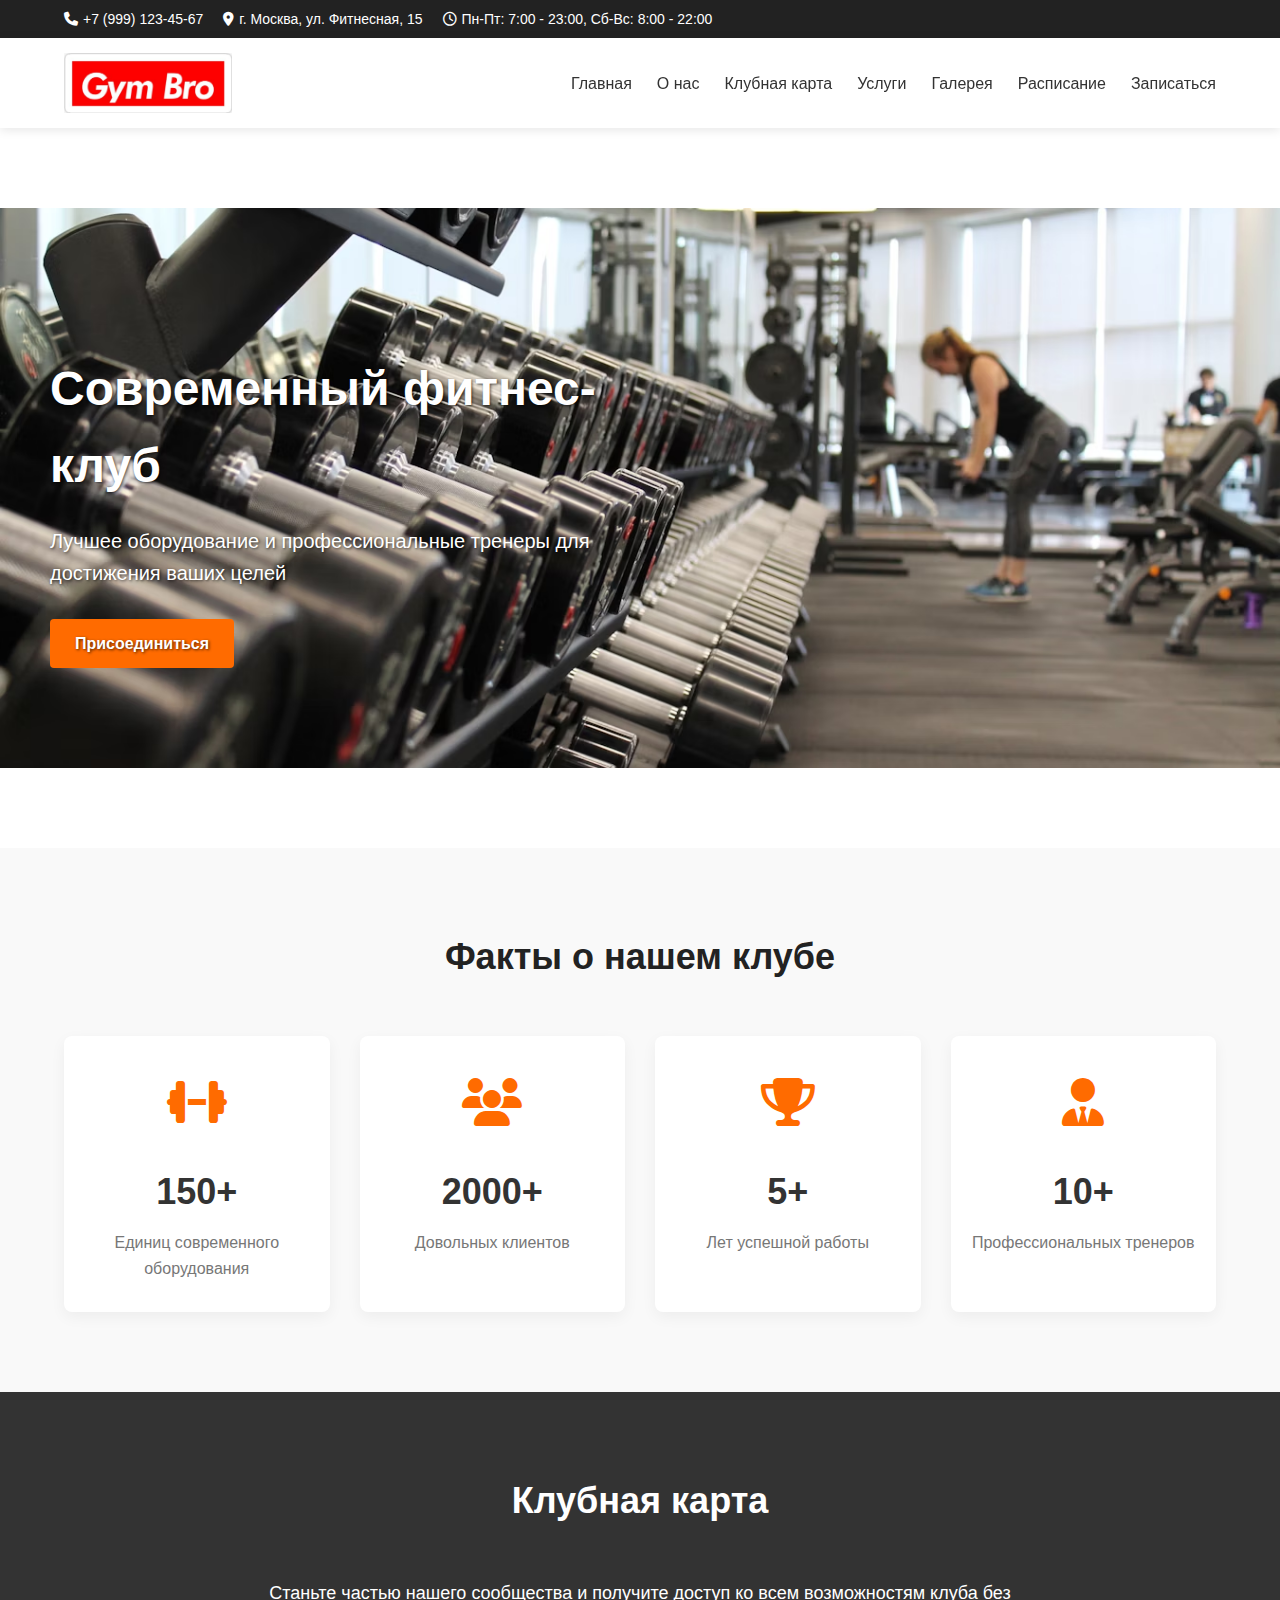
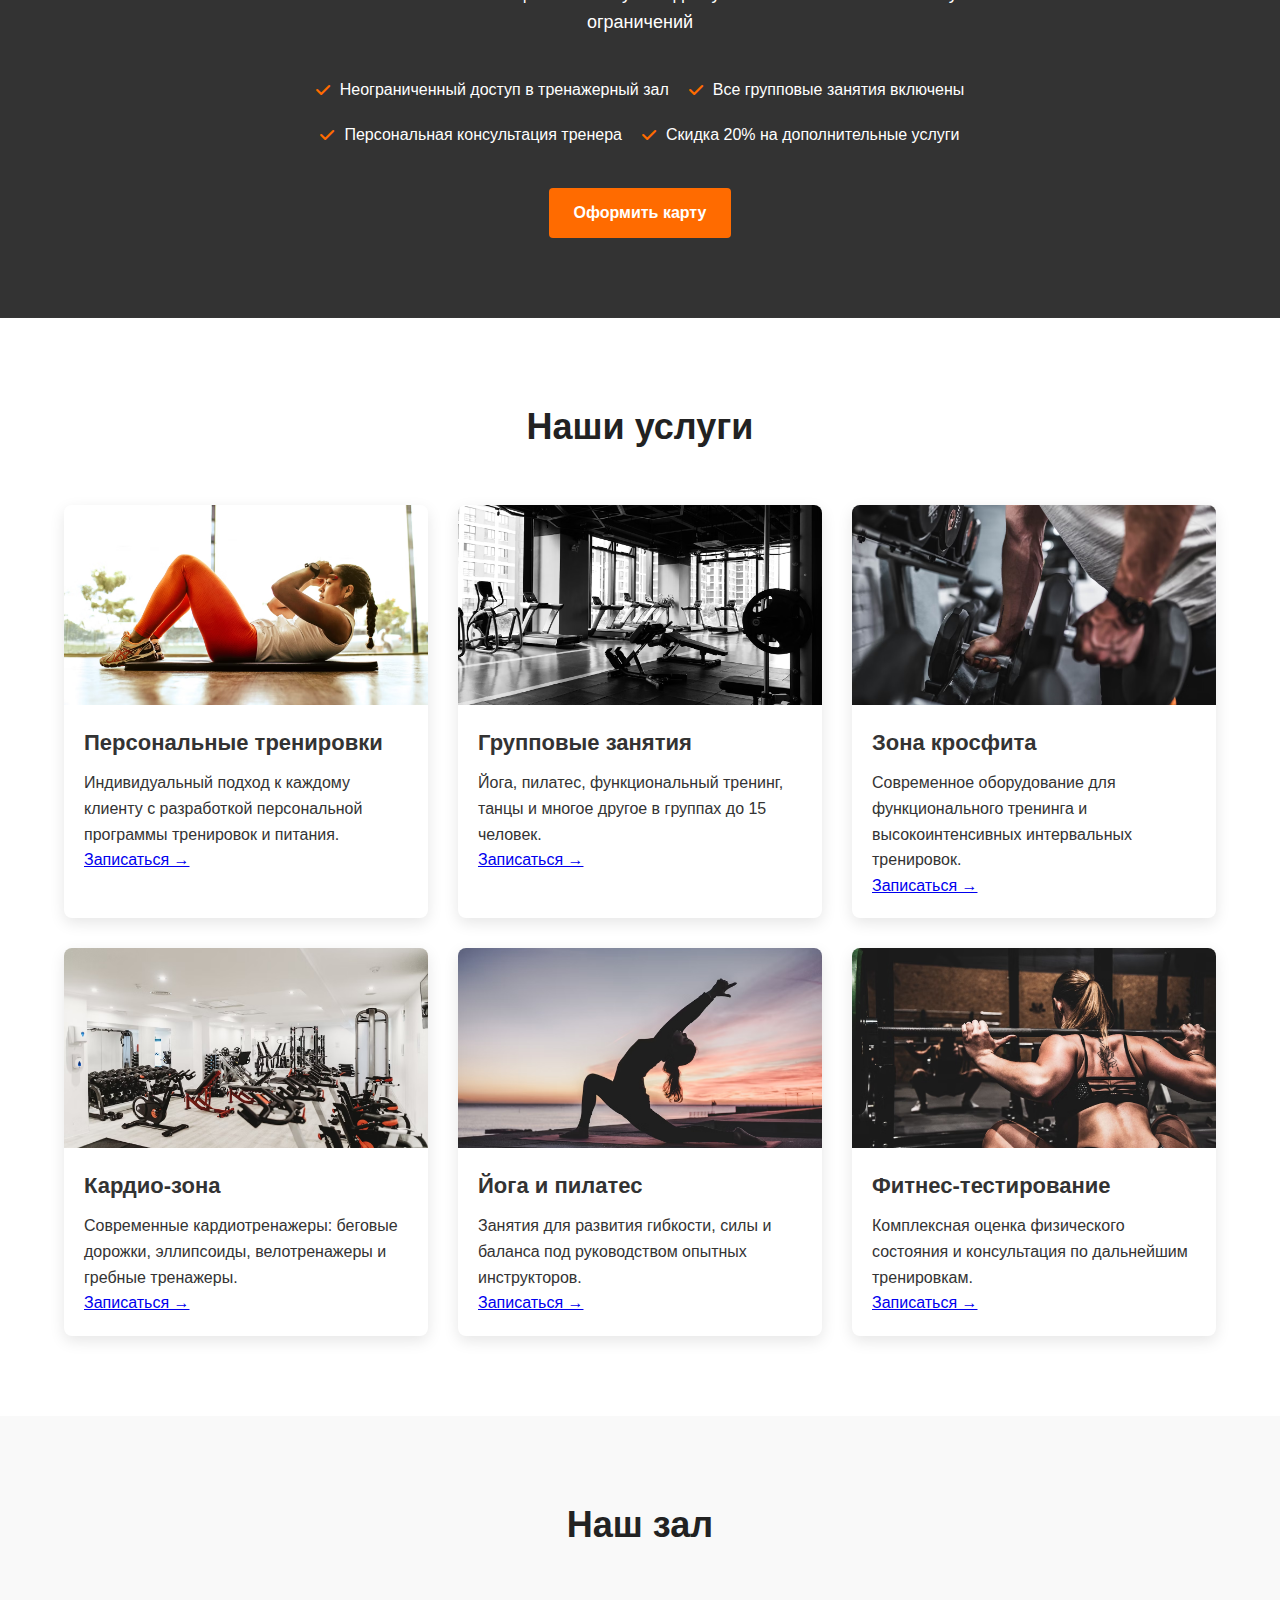
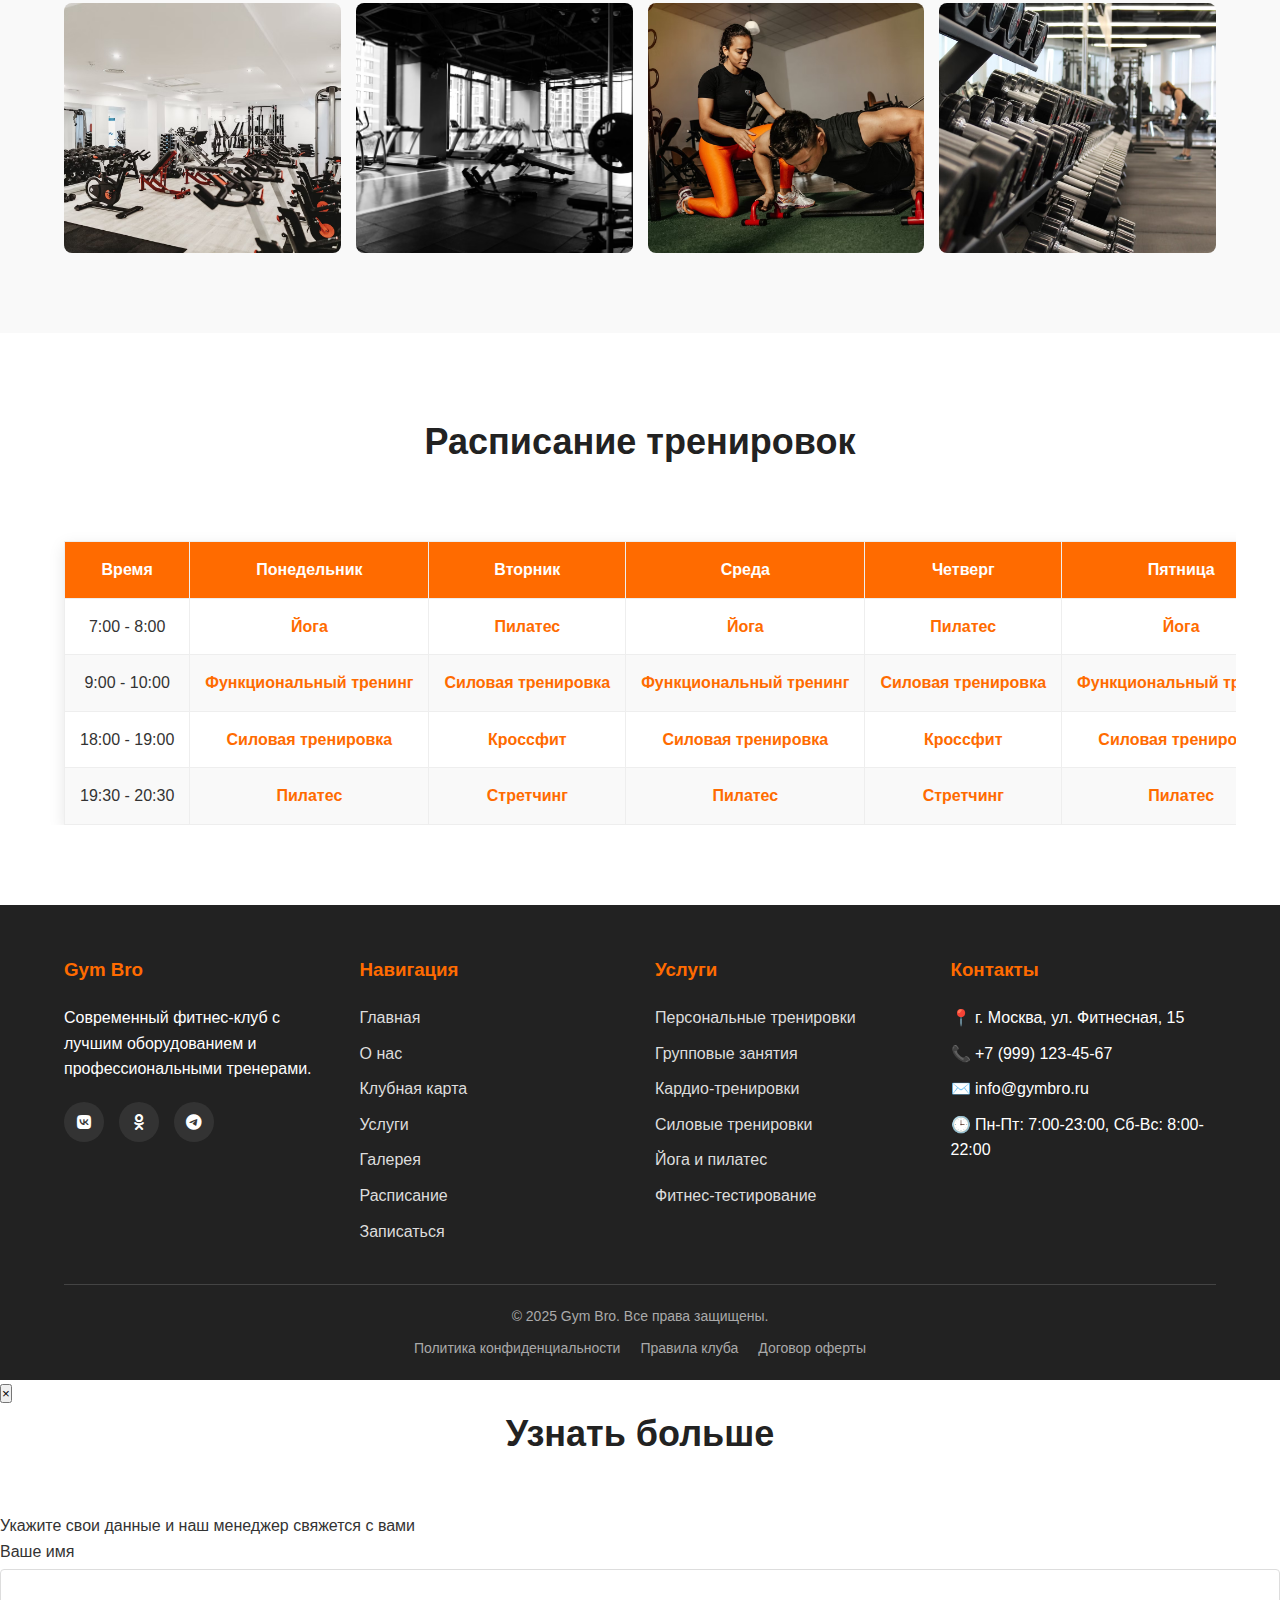
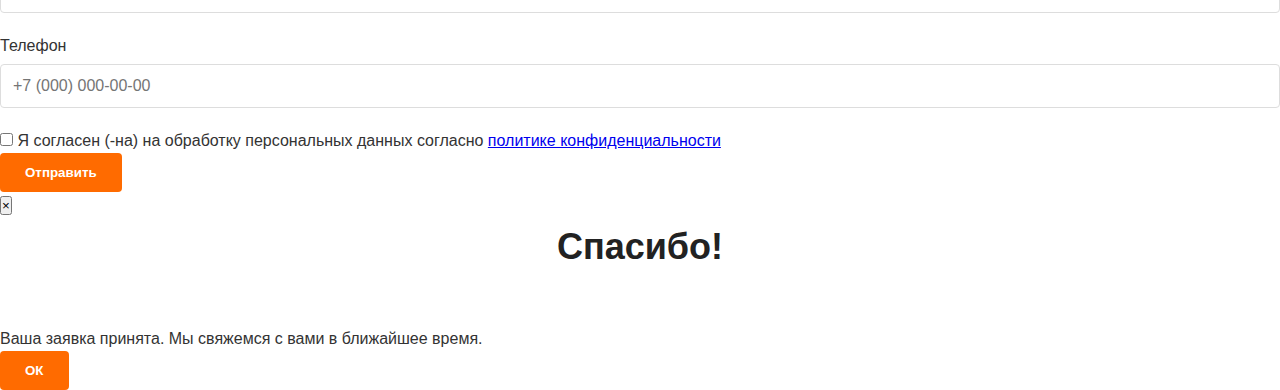
<file: index.html>
<!DOCTYPE html>
<html lang="ru">
<head>
    <meta charset="UTF-8">
    <meta name="viewport" content="width=device-width, initial-scale=1.0">
    <title>Gym Bro - Фитнес-клуб</title>
    <link rel="stylesheet" href="https://cdnjs.cloudflare.com/ajax/libs/font-awesome/6.4.0/css/all.min.css">
    <link rel="stylesheet" href="style.css">
</head>
<body>
    <!-- Верхняя панель с контактами -->
    <div class="top-bar">
        <div class="container">
            <div class="top-contact">
                <span><i class="fas fa-phone"></i> +7 (999) 123-45-67</span>
                <span><i class="fas fa-map-marker-alt"></i> г. Москва, ул. Фитнесная, 15</span>
                <span><i class="far fa-clock"></i> Пн-Пт: 7:00 - 23:00, Сб-Вс: 8:00 - 22:00</span>
            </div>
        </div>
    </div>

    <!-- Шапка -->
    <header id="header">
        <div class="container header-container">
            <div class="logo">
                <img src="gymbro.jpg" alt="Gym Bro">
            </div>
            <nav>
                <button class="mobile-menu-btn">☰</button>
                <ul id="nav-menu">
                    <li><a href="#home">Главная</a></li>
                    <li><a href="#facts">О нас</a></li>
                    <li><a href="#membership">Клубная карта</a></li>
                    <li><a href="#services">Услуги</a></li>
                    <li><a href="#gallery">Галерея</a></li>
                    <li><a href="#schedule">Расписание</a></li>
                    <li><a href="#" class="signup-btn">Записаться</a></li>
                </ul>
            </nav>
        </div>
    </header>

    <!-- Мобильное меню -->
    <div class="mobile-menu" id="mobileMenu">
        <button class="close-btn">&times;</button>
        <ul>
            <li><a href="#home">Главная</a></li>
            <li><a href="#facts">О нас</a></li>
            <li><a href="#membership">Клубная карта</a></li>
            <li><a href="#services">Услуги</a></li>
            <li><a href="#gallery">Галерея</a></li>
            <li><a href="#schedule">Расписание</a></li>
            <li><a href="#" class="signup-btn">Записаться</a></li>
        </ul>
    </div>

    <!-- Слайд-шоу -->
    <section class="slider" id="home">
        <div class="slides">
            <div class="slide" style="background-image: url('photo-1.jpg');">
                <div class="slide-content">
                    <h2>Современный фитнес-клуб</h2>
                    <p>Лучшее оборудование и профессиональные тренеры для достижения ваших целей</p>
                    <a href="#" class="btn signup-btn">Присоединиться</a>
                </div>
            </div>
            <div class="slide" style="background-image: url('photo-2.jpg');">
                <div class="slide-content">
                    <h2>Персональные тренировки</h2>
                    <p>Индивидуальный подход к каждому клиенту для максимальных результатов</p>
                    <a href="#" class="btn signup-btn">Узнать больше</a>
                </div>
            </div>
            <div class="slide" style="background-image: url('photo-3.jpg');">
                <div class="slide-content">
                    <h2>Групповые занятия</h2>
                    <p>Йога, пилатес, функциональный тренинг и многое другое</p>
                    <a href="#" class="btn signup-btn">Посмотреть расписание</a>
                </div>
            </div>
        </div>
        <div class="slider-nav">
            <div class="slider-dot active" data-slide="0"></div>
            <div class="slider-dot" data-slide="1"></div>
            <div class="slider-dot" data-slide="2"></div>
        </div>
    </section>

    <!-- Факты о зале -->
    <section class="facts" id="facts">
        <div class="container">
            <h2>Факты о нашем клубе</h2>
            <div class="facts-grid">
                <div class="fact-card">
                    <div class="fact-icon">
                        <i class="fas fa-dumbbell"></i>
                    </div>
                    <div class="fact-number">150+</div>
                    <div class="fact-text">Единиц современного оборудования</div>
                </div>
                <div class="fact-card">
                    <div class="fact-icon">
                        <i class="fas fa-users"></i>
                    </div>
                    <div class="fact-number">2000+</div>
                    <div class="fact-text">Довольных клиентов</div>
                </div>
                <div class="fact-card">
                    <div class="fact-icon">
                        <i class="fas fa-trophy"></i>
                    </div>
                    <div class="fact-number">5+</div>
                    <div class="fact-text">Лет успешной работы</div>
                </div>
                <div class="fact-card">
                    <div class="fact-icon">
                        <i class="fas fa-user-tie"></i>
                    </div>
                    <div class="fact-number">10+</div>
                    <div class="fact-text">Профессиональных тренеров</div>
                </div>
            </div>
        </div>
    </section>

    <!-- Клубная карта -->
    <section class="membership" id="membership">
        <div class="container">
            <h2>Клубная карта</h2>
            <div class="membership-content">
                <p>Станьте частью нашего сообщества и получите доступ ко всем возможностям клуба без ограничений</p>
                <div class="membership-features">
                    <div class="membership-feature">
                        <i class="fas fa-check"></i>
                        <span>Неограниченный доступ в тренажерный зал</span>
                    </div>
                    <div class="membership-feature">
                        <i class="fas fa-check"></i>
                        <span>Все групповые занятия включены</span>
                    </div>
                    <div class="membership-feature">
                        <i class="fas fa-check"></i>
                        <span>Персональная консультация тренера</span>
                    </div>
                    <div class="membership-feature">
                        <i class="fas fa-check"></i>
                        <span>Скидка 20% на дополнительные услуги</span>
                    </div>
                </div>
                <a href="#" class="btn signup-btn">Оформить карту</a>
            </div>
        </div>
    </section>

    <!-- Услуги -->
    <section class="services" id="services">
        <div class="container">
            <h2>Наши услуги</h2>
            <div class="services-grid">
                <div class="service-card">
                    <div class="service-image clickable-service">
                        <img src="photo-2.jpg" alt="Персональные тренировки">
                    </div>
                    <div class="service-content">
                        <h3>Персональные тренировки</h3>
                        <p>Индивидуальный подход к каждому клиенту с разработкой персональной программы тренировок и питания.</p>
                        <a href="#" class="service-link signup-btn">Записаться →</a>
                    </div>
                </div>
                <div class="service-card">
                    <div class="service-image clickable-service">
                        <img src="photo-3.jpg" alt="Групповые занятия">
                    </div>
                    <div class="service-content">
                        <h3>Групповые занятия</h3>
                        <p>Йога, пилатес, функциональный тренинг, танцы и многое другое в группах до 15 человек.</p>
                        <a href="#" class="service-link signup-btn">Записаться →</a>
                    </div>
                </div>
                <div class="service-card">
                    <div class="service-image clickable-service">
                        <img src="photo-4.jpg" alt="Зона кросфита">
                    </div>
                    <div class="service-content">
                        <h3>Зона кросфита</h3>
                        <p>Современное оборудование для функционального тренинга и высокоинтенсивных интервальных тренировок.</p>
                        <a href="#" class="service-link signup-btn">Записаться →</a>
                    </div>
                </div>
                <div class="service-card">
                    <div class="service-image clickable-service">
                        <img src="photo-5.jpg" alt="Кардио-зона">
                    </div>
                    <div class="service-content">
                        <h3>Кардио-зона</h3>
                        <p>Современные кардиотренажеры: беговые дорожки, эллипсоиды, велотренажеры и гребные тренажеры.</p>
                        <a href="#" class="service-link signup-btn">Записаться →</a>
                    </div>
                </div>
                <div class="service-card">
                    <div class="service-image clickable-service">
                        <img src="photo-6.jpg" alt="Йога и пилатес">
                    </div>
                    <div class="service-content">
                        <h3>Йога и пилатес</h3>
                        <p>Занятия для развития гибкости, силы и баланса под руководством опытных инструкторов.</p>
                        <a href="#" class="service-link signup-btn">Записаться →</a>
                    </div>
                </div>
                <div class="service-card">
                    <div class="service-image clickable-service">
                        <img src="photo-7.jpg" alt="Фитнес-тестирование">
                    </div>
                    <div class="service-content">
                        <h3>Фитнес-тестирование</h3>
                        <p>Комплексная оценка физического состояния и консультация по дальнейшим тренировкам.</p>
                        <a href="#" class="service-link signup-btn">Записаться →</a>
                    </div>
                </div>
            </div>
        </div>
    </section>

    <!-- Галерея -->
    <section class="gallery" id="gallery">
        <div class="container">
            <h2>Наш зал</h2>
            <div class="gallery-grid">
                <div class="gallery-item">
                    <img src="photo-5.jpg" alt="Тренажерный зал">
                </div>
                <div class="gallery-item">
                    <img src="photo-3.jpg" alt="Кардио-зона">
                </div>
                <div class="gallery-item">
                    <img src="photo-8.jpg" alt="Зона кросфита">
                </div>
                <div class="gallery-item">
                    <img src="photo-1.jpg" alt="Зона свободных весов">
                </div>
            </div>
        </div>
    </section>

    <!-- Расписание -->
    <section class="schedule" id="schedule">
        <div class="container">
            <h2>Расписание тренировок</h2>
            <div class="schedule-container">
                <table>
                    <thead>
                        <tr>
                            <th>Время</th>
                            <th>Понедельник</th>
                            <th>Вторник</th>
                            <th>Среда</th>
                            <th>Четверг</th>
                            <th>Пятница</th>
                            <th>Суббота</th>
                            <th>Воскресенье</th>
                        </tr>
                    </thead>
                    <tbody>
                        <tr>
                            <td>7:00 - 8:00</td>
                            <td><span class="class-type">Йога</span></td>
                            <td><span class="class-type">Пилатес</span></td>
                            <td><span class="class-type">Йога</span></td>
                            <td><span class="class-type">Пилатес</span></td>
                            <td><span class="class-type">Йога</span></td>
                            <td><span class="class-type">Стретчинг</span></td>
                            <td><span class="class-type">Йога</span></td>
                        </tr>
                        <tr>
                            <td>9:00 - 10:00</td>
                            <td><span class="class-type">Функциональный тренинг</span></td>
                            <td><span class="class-type">Силовая тренировка</span></td>
                            <td><span class="class-type">Функциональный тренинг</span></td>
                            <td><span class="class-type">Силовая тренировка</span></td>
                            <td><span class="class-type">Функциональный тренинг</span></td>
                            <td><span class="class-type">Кроссфит</span></td>
                            <td><span class="class-type">Кроссфит</span></td>
                        </tr>
                        <tr>
                            <td>18:00 - 19:00</td>
                            <td><span class="class-type">Силовая тренировка</span></td>
                            <td><span class="class-type">Кроссфит</span></td>
                            <td><span class="class-type">Силовая тренировка</span></td>
                            <td><span class="class-type">Кроссфит</span></td>
                            <td><span class="class-type">Силовая тренировка</span></td>
                            <td>-</td>
                            <td>-</td>
                        </tr>
                        <tr>
                            <td>19:30 - 20:30</td>
                            <td><span class="class-type">Пилатес</span></td>
                            <td><span class="class-type">Стретчинг</span></td>
                            <td><span class="class-type">Пилатес</span></td>
                            <td><span class="class-type">Стретчинг</span></td>
                            <td><span class="class-type">Пилатес</span></td>
                            <td>-</td>
                            <td>-</td>
                        </tr>
                    </tbody>
                </table>
            </div>
        </div>
    </section>

    <!-- Подвал -->
    <footer>
    <div class="container">
        <div class="footer-content">
            <div class="footer-column">
                <h3>Gym Bro</h3>
                <p>Современный фитнес-клуб с лучшим оборудованием и профессиональными тренерами.</p>
                <div class="social-links">
                    <a href="https://vk.com" target="_blank"><i class="fab fa-vk"></i></a>
                    <a href="https://ok.ru" target="_blank"><i class="fab fa-odnoklassniki"></i></a>
                    <a href="https://web.telegram.org" target="_blank"><i class="fab fa-telegram"></i></a>
                </div>
            </div>
            <div class="footer-column">
                <h3>Навигация</h3>
                <ul>
                    <li><a href="#home">Главная</a></li>
                    <li><a href="#facts">О нас</a></li>
                    <li><a href="#membership">Клубная карта</a></li>
                    <li><a href="#services">Услуги</a></li>
                    <li><a href="#gallery">Галерея</a></li>
                    <li><a href="#schedule">Расписание</a></li>
                    <li><a href="#" class="signup-btn">Записаться</a></li>
                </ul>
            </div>
            <div class="footer-column">
                <h3>Услуги</h3>
                <ul>
                    <li><a href="#services">Персональные тренировки</a></li>
                    <li><a href="#services">Групповые занятия</a></li>
                    <li><a href="#services">Кардио-тренировки</a></li>
                    <li><a href="#services">Силовые тренировки</a></li>
                    <li><a href="#services">Йога и пилатес</a></li>
                    <li><a href="#services">Фитнес-тестирование</a></li>
                </ul>
            </div>
            <div class="footer-column">
                <h3>Контакты</h3>
                <ul>
                    <li>📍 г. Москва, ул. Фитнесная, 15</li>
                    <li>📞 +7 (999) 123-45-67</li>
                    <li>✉️ info@gymbro.ru</li>
                    <li>🕒 Пн-Пт: 7:00-23:00, Сб-Вс: 8:00-22:00</li>
                </ul>
            </div>
        </div>
        <div class="footer-bottom">
            <p>&copy; 2025 Gym Bro. Все права защищены.</p>
            <div class="footer-links">
                <a href="privacy-policy.html">Политика конфиденциальности</a>
                <a href="rules.html">Правила клуба</a>
                <a href="offer.html">Договор оферты</a>
            </div>
        </div>
    </div>
</footer>

    <!-- Модальное окно записи -->
    <div class="modal-overlay" id="signupModal">
        <div class="modal-content">
            <button class="modal-close">&times;</button>
            <h2>Узнать больше</h2>
            <p class="modal-subtitle">Укажите свои данные и наш менеджер свяжется с вами</p>
            
            <form class="signup-form" id="signupForm">
                <div class="form-group">
                    <label for="user-name">Ваше имя</label>
                    <input type="text" id="user-name" required>
                </div>
                
                <div class="form-group">
                    <label for="user-phone">Телефон</label>
                    <input type="tel" id="user-phone" placeholder="+7 (000) 000-00-00" required>
                </div>
                
                <div class="checkbox-group">
                    <input type="checkbox" id="privacy-agreement" required>
                    <label for="privacy-agreement">
                        Я согласен (-на) на обработку персональных данных согласно 
                        <a href="privacy-policy.html">политике конфиденциальности</a>
                    </label>
                </div>
                
                <button type="submit" class="btn submit-btn">Отправить</button>
            </form>
        </div>
    </div>
    <!-- Модальное окно успешной отправки -->
    <div class="modal-overlay" id="successModal">
        <div class="modal-content">
            <button class="modal-close" id="successClose">&times;</button>
            <h2>Спасибо!</h2>
            <p class="modal-subtitle">Ваша заявка принята. Мы свяжемся с вами в ближайшее время.</p>
            <button class="btn submit-btn" id="successOk">ОК</button>
        </div>
    </div>

    <script src="script.js"></script>
</body>
</html>
</file>
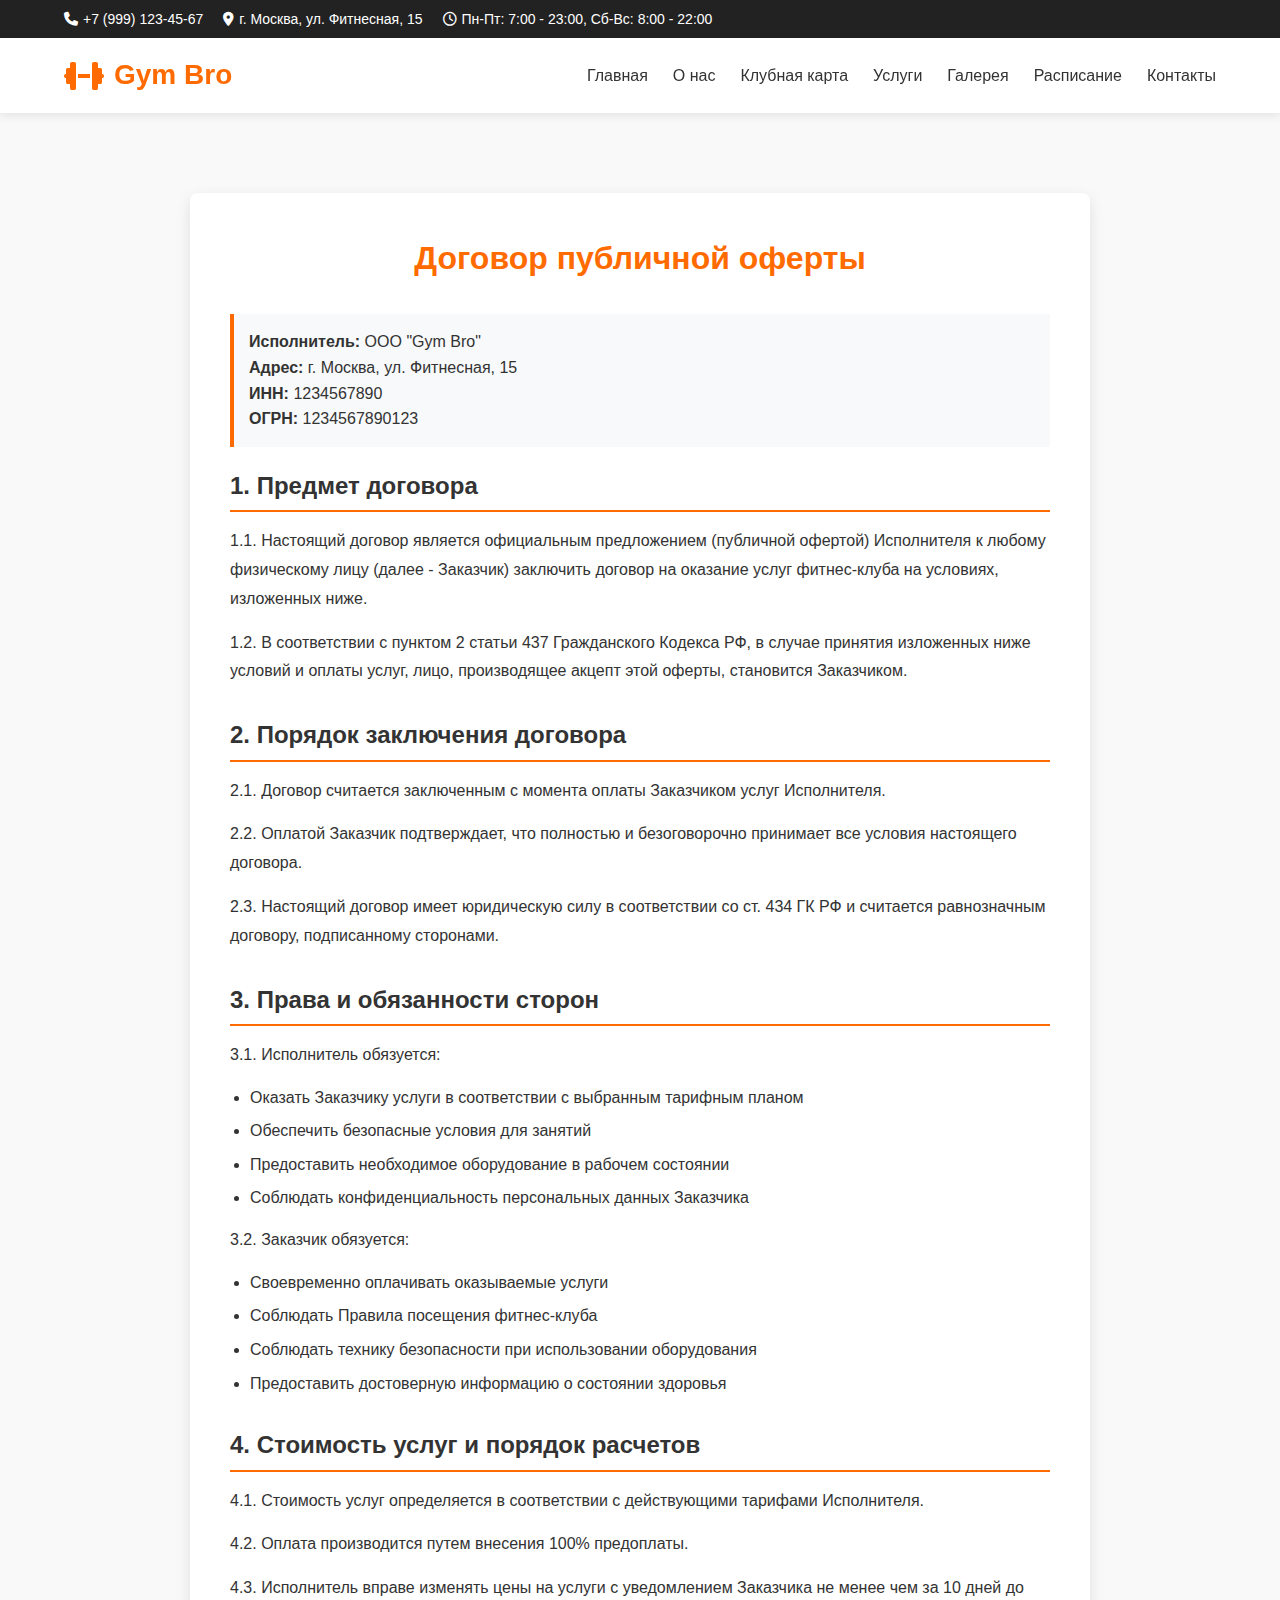
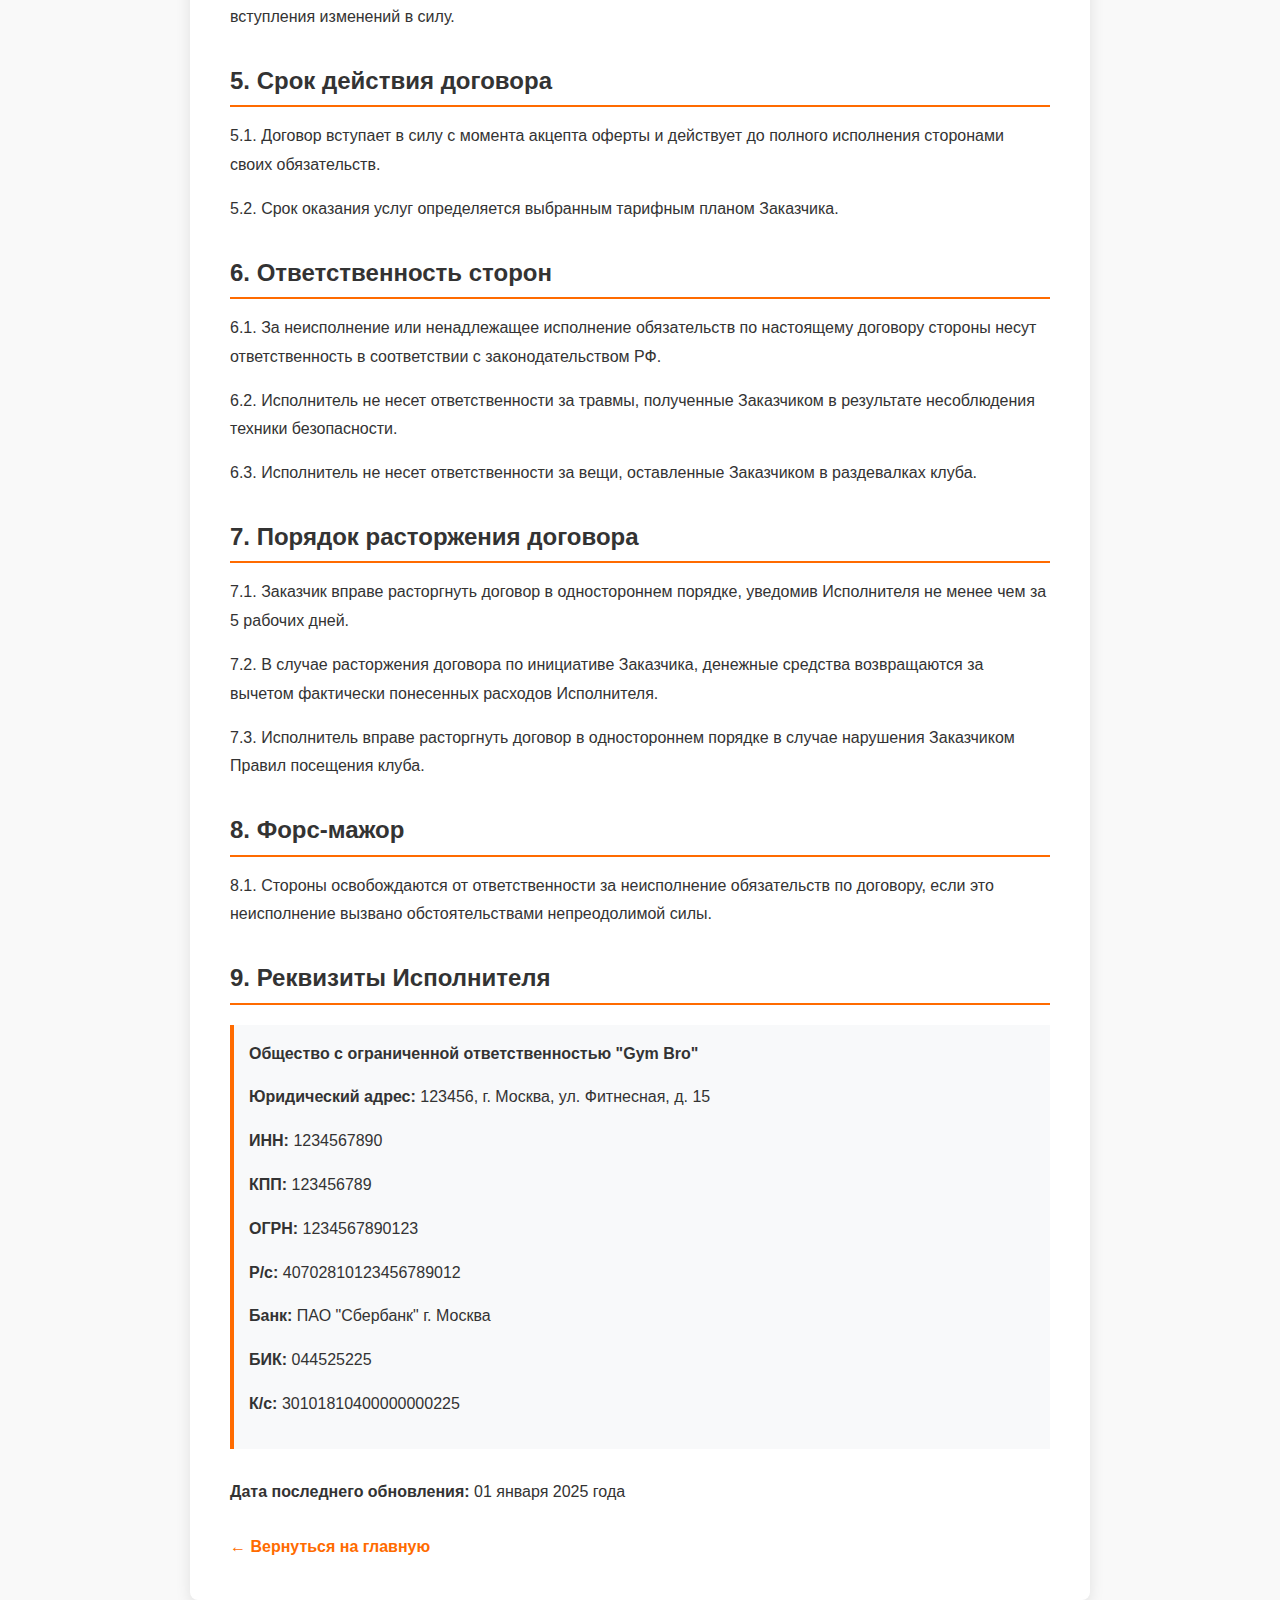
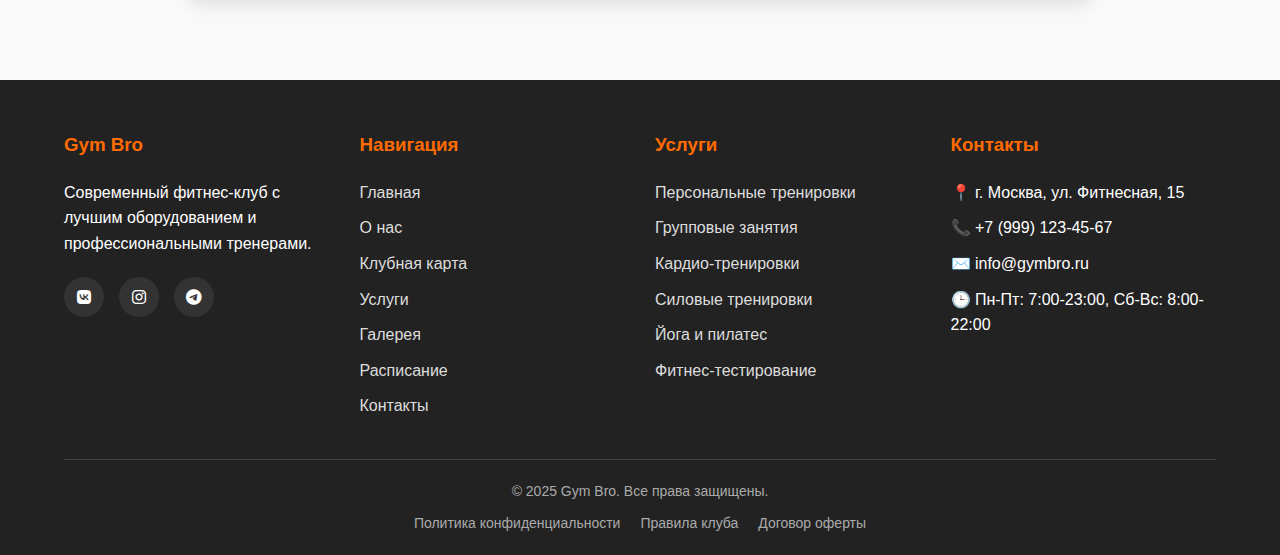
<file: offer.html>
<!DOCTYPE html>
<html lang="ru">
<head>
    <meta charset="UTF-8">
    <meta name="viewport" content="width=device-width, initial-scale=1.0">
    <title>Договор оферты - Gym Bro</title>
    <link rel="stylesheet" href="https://cdnjs.cloudflare.com/ajax/libs/font-awesome/6.4.0/css/all.min.css">
    <link rel="stylesheet" href="style.css">
    <style>
        .offer-content {
            max-width: 900px;
            margin: 0 auto;
            background: white;
            padding: 40px;
            border-radius: 8px;
            box-shadow: 0 5px 15px rgba(0, 0, 0, 0.1);
        }
        
        .offer-content h1 {
            text-align: center;
            margin-bottom: 30px;
            color: #ff6b00;
        }
        
        .offer-section {
            margin-bottom: 30px;
        }
        
        .offer-section h2 {
            text-align: left;
            font-size: 24px;
            margin-bottom: 15px;
            color: #333;
            border-bottom: 2px solid #ff6b00;
            padding-bottom: 5px;
        }
        
        .offer-section p {
            margin-bottom: 15px;
            line-height: 1.8;
        }
        
        .offer-section ul {
            margin-left: 20px;
            margin-bottom: 15px;
        }
        
        .offer-section li {
            margin-bottom: 8px;
            line-height: 1.6;
        }
        
        .contract-info {
            background: #f8f9fa;
            border-left: 4px solid #ff6b00;
            padding: 15px;
            margin: 20px 0;
        }
        
        .back-link {
            display: inline-block;
            margin-top: 30px;
            color: #ff6b00;
            text-decoration: none;
            font-weight: bold;
        }
        
        .back-link:hover {
            text-decoration: underline;
        }
    </style>
</head>
<body>
    <!-- Верхняя панель с контактами -->
    <div class="top-bar">
        <div class="container">
            <div class="top-contact">
                <span><i class="fas fa-phone"></i> +7 (999) 123-45-67</span>
                <span><i class="fas fa-map-marker-alt"></i> г. Москва, ул. Фитнесная, 15</span>
                <span><i class="far fa-clock"></i> Пн-Пт: 7:00 - 23:00, Сб-Вс: 8:00 - 22:00</span>
            </div>
        </div>
    </div>

    <!-- Шапка -->
    <header id="header">
        <div class="container header-container">
            <div class="logo">
                <i class="fas fa-dumbbell"></i>
                <a href="index.html" style="color: inherit; text-decoration: none;">Gym Bro</a>
            </div>
            <nav>
                <button class="mobile-menu-btn">☰</button>
                <ul id="nav-menu">
                    <li><a href="index.html">Главная</a></li>
                    <li><a href="index.html#facts">О нас</a></li>
                    <li><a href="index.html#membership">Клубная карта</a></li>
                    <li><a href="index.html#services">Услуги</a></li>
                    <li><a href="index.html#gallery">Галерея</a></li>
                    <li><a href="index.html#schedule">Расписание</a></li>
                    <li><a href="index.html#contact">Контакты</a></li>
                </ul>
            </nav>
        </div>
    </header>

    <!-- Мобильное меню -->
    <div class="mobile-menu" id="mobileMenu">
        <button class="close-btn">&times;</button>
        <ul>
            <li><a href="index.html">Главная</a></li>
            <li><a href="index.html#facts">О нас</a></li>
            <li><a href="index.html#membership">Клубная карта</a></li>
            <li><a href="index.html#services">Услуги</a></li>
            <li><a href="index.html#gallery">Галерея</a></li>
            <li><a href="index.html#schedule">Расписание</a></li>
            <li><a href="index.html#contact">Контакты</a></li>
        </ul>
    </div>

    <!-- Контент оферты -->
    <section style="padding: 80px 0; background: #f9f9f9; min-height: 80vh;">
        <div class="container">
            <div class="offer-content">
                <h1>Договор публичной оферты</h1>
                
                <div class="contract-info">
                    <p><strong>Исполнитель:</strong> ООО "Gym Bro"</p>
                    <p><strong>Адрес:</strong> г. Москва, ул. Фитнесная, 15</p>
                    <p><strong>ИНН:</strong> 1234567890</p>
                    <p><strong>ОГРН:</strong> 1234567890123</p>
                </div>
                
                <div class="offer-section">
                    <h2>1. Предмет договора</h2>
                    <p>1.1. Настоящий договор является официальным предложением (публичной офертой) Исполнителя к любому физическому лицу (далее - Заказчик) заключить договор на оказание услуг фитнес-клуба на условиях, изложенных ниже.</p>
                    <p>1.2. В соответствии с пунктом 2 статьи 437 Гражданского Кодекса РФ, в случае принятия изложенных ниже условий и оплаты услуг, лицо, производящее акцепт этой оферты, становится Заказчиком.</p>
                </div>
                
                <div class="offer-section">
                    <h2>2. Порядок заключения договора</h2>
                    <p>2.1. Договор считается заключенным с момента оплаты Заказчиком услуг Исполнителя.</p>
                    <p>2.2. Оплатой Заказчик подтверждает, что полностью и безоговорочно принимает все условия настоящего договора.</p>
                    <p>2.3. Настоящий договор имеет юридическую силу в соответствии со ст. 434 ГК РФ и считается равнозначным договору, подписанному сторонами.</p>
                </div>
                
                <div class="offer-section">
                    <h2>3. Права и обязанности сторон</h2>
                    <p>3.1. Исполнитель обязуется:</p>
                    <ul>
                        <li>Оказать Заказчику услуги в соответствии с выбранным тарифным планом</li>
                        <li>Обеспечить безопасные условия для занятий</li>
                        <li>Предоставить необходимое оборудование в рабочем состоянии</li>
                        <li>Соблюдать конфиденциальность персональных данных Заказчика</li>
                    </ul>
                    <p>3.2. Заказчик обязуется:</p>
                    <ul>
                        <li>Своевременно оплачивать оказываемые услуги</li>
                        <li>Соблюдать Правила посещения фитнес-клуба</li>
                        <li>Соблюдать технику безопасности при использовании оборудования</li>
                        <li>Предоставить достоверную информацию о состоянии здоровья</li>
                    </ul>
                </div>
                
                <div class="offer-section">
                    <h2>4. Стоимость услуг и порядок расчетов</h2>
                    <p>4.1. Стоимость услуг определяется в соответствии с действующими тарифами Исполнителя.</p>
                    <p>4.2. Оплата производится путем внесения 100% предоплаты.</p>
                    <p>4.3. Исполнитель вправе изменять цены на услуги с уведомлением Заказчика не менее чем за 10 дней до вступления изменений в силу.</p>
                </div>
                
                <div class="offer-section">
                    <h2>5. Срок действия договора</h2>
                    <p>5.1. Договор вступает в силу с момента акцепта оферты и действует до полного исполнения сторонами своих обязательств.</p>
                    <p>5.2. Срок оказания услуг определяется выбранным тарифным планом Заказчика.</p>
                </div>
                
                <div class="offer-section">
                    <h2>6. Ответственность сторон</h2>
                    <p>6.1. За неисполнение или ненадлежащее исполнение обязательств по настоящему договору стороны несут ответственность в соответствии с законодательством РФ.</p>
                    <p>6.2. Исполнитель не несет ответственности за травмы, полученные Заказчиком в результате несоблюдения техники безопасности.</p>
                    <p>6.3. Исполнитель не несет ответственности за вещи, оставленные Заказчиком в раздевалках клуба.</p>
                </div>
                
                <div class="offer-section">
                    <h2>7. Порядок расторжения договора</h2>
                    <p>7.1. Заказчик вправе расторгнуть договор в одностороннем порядке, уведомив Исполнителя не менее чем за 5 рабочих дней.</p>
                    <p>7.2. В случае расторжения договора по инициативе Заказчика, денежные средства возвращаются за вычетом фактически понесенных расходов Исполнителя.</p>
                    <p>7.3. Исполнитель вправе расторгнуть договор в одностороннем порядке в случае нарушения Заказчиком Правил посещения клуба.</p>
                </div>
                
                <div class="offer-section">
                    <h2>8. Форс-мажор</h2>
                    <p>8.1. Стороны освобождаются от ответственности за неисполнение обязательств по договору, если это неисполнение вызвано обстоятельствами непреодолимой силы.</p>
                </div>
                
                <div class="offer-section">
                    <h2>9. Реквизиты Исполнителя</h2>
                    <div class="contract-info">
                        <p><strong>Общество с ограниченной ответственностью "Gym Bro"</strong></p>
                        <p><strong>Юридический адрес:</strong> 123456, г. Москва, ул. Фитнесная, д. 15</p>
                        <p><strong>ИНН:</strong> 1234567890</p>
                        <p><strong>КПП:</strong> 123456789</p>
                        <p><strong>ОГРН:</strong> 1234567890123</p>
                        <p><strong>Р/с:</strong> 40702810123456789012</p>
                        <p><strong>Банк:</strong> ПАО "Сбербанк" г. Москва</p>
                        <p><strong>БИК:</strong> 044525225</p>
                        <p><strong>К/с:</strong> 30101810400000000225</p>
                    </div>
                </div>
                
                <p><strong>Дата последнего обновления:</strong> 01 января 2025 года</p>
                
                <a href="index.html" class="back-link">← Вернуться на главную</a>
            </div>
        </div>
    </section>

    <!-- Подвал -->
    <footer>
        <div class="container">
            <div class="footer-content">
                <div class="footer-column">
                    <h3>Gym Bro</h3>
                    <p>Современный фитнес-клуб с лучшим оборудованием и профессиональными тренерами.</p>
                    <div class="social-links">
                        <a href="#"><i class="fab fa-vk"></i></a>
                        <a href="#"><i class="fab fa-instagram"></i></a>
                        <a href="#"><i class="fab fa-telegram"></i></a>
                    </div>
                </div>
                <div class="footer-column">
                    <h3>Навигация</h3>
                    <ul>
                        <li><a href="index.html">Главная</a></li>
                        <li><a href="index.html#facts">О нас</a></li>
                        <li><a href="index.html#membership">Клубная карта</a></li>
                        <li><a href="index.html#services">Услуги</a></li>
                        <li><a href="index.html#gallery">Галерея</a></li>
                        <li><a href="index.html#schedule">Расписание</a></li>
                        <li><a href="index.html#contact">Контакты</a></li>
                    </ul>
                </div>
                <div class="footer-column">
                    <h3>Услуги</h3>
                    <ul>
                        <li><a href="index.html#services">Персональные тренировки</a></li>
                        <li><a href="index.html#services">Групповые занятия</a></li>
                        <li><a href="index.html#services">Кардио-тренировки</a></li>
                        <li><a href="index.html#services">Силовые тренировки</a></li>
                        <li><a href="index.html#services">Йога и пилатес</a></li>
                        <li><a href="index.html#services">Фитнес-тестирование</a></li>
                    </ul>
                </div>
                <div class="footer-column">
                    <h3>Контакты</h3>
                    <ul>
                        <li>📍 г. Москва, ул. Фитнесная, 15</li>
                        <li>📞 +7 (999) 123-45-67</li>
                        <li>✉️ info@gymbro.ru</li>
                        <li>🕒 Пн-Пт: 7:00-23:00, Сб-Вс: 8:00-22:00</li>
                    </ul>
                </div>
            </div>
            <div class="footer-bottom">
                <p>&copy; 2025 Gym Bro. Все права защищены.</p>
                <div class="footer-links">
                    <a href="privacy-policy.html">Политика конфиденциальности</a>
                    <a href="rules.html">Правила клуба</a>
                    <a href="offer.html">Договор оферты</a>
                </div>
            </div>
        </div>
    </footer>

    <script src="script.js"></script>
</body>
</html>
</file>
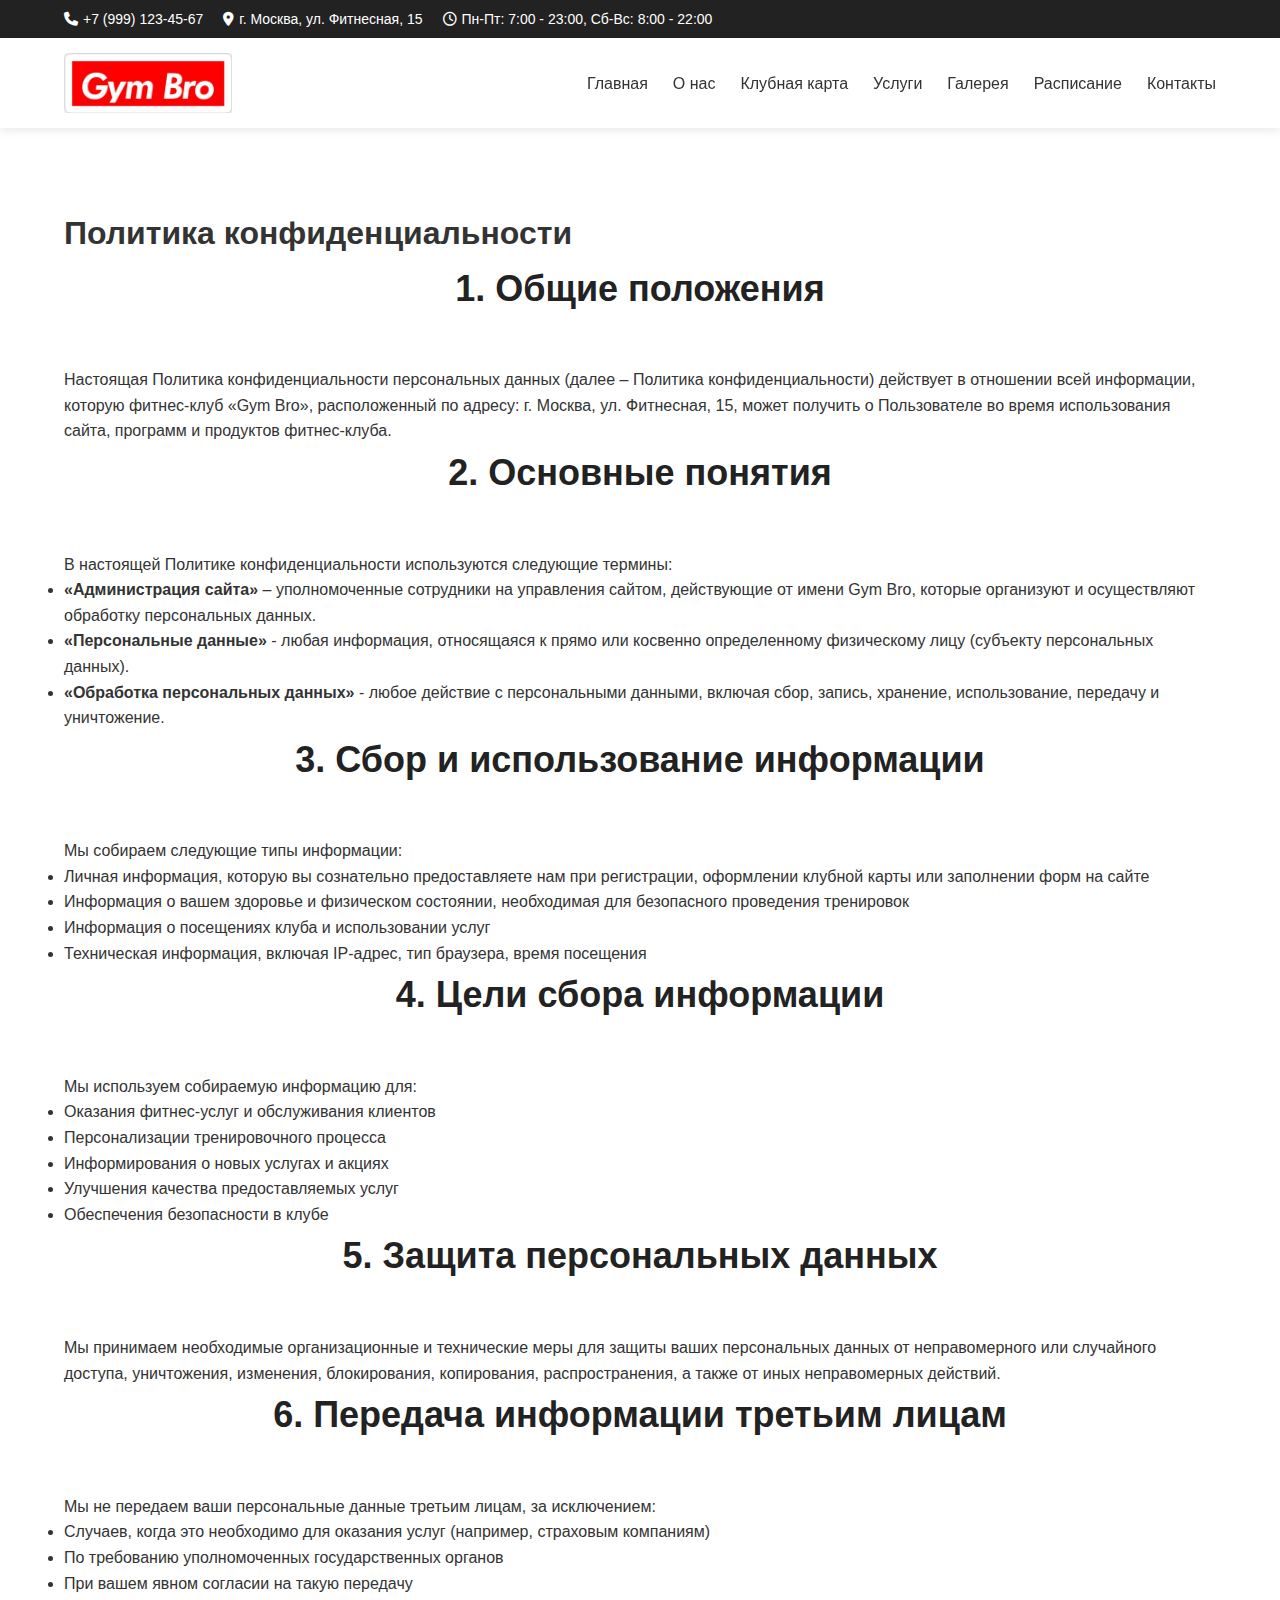
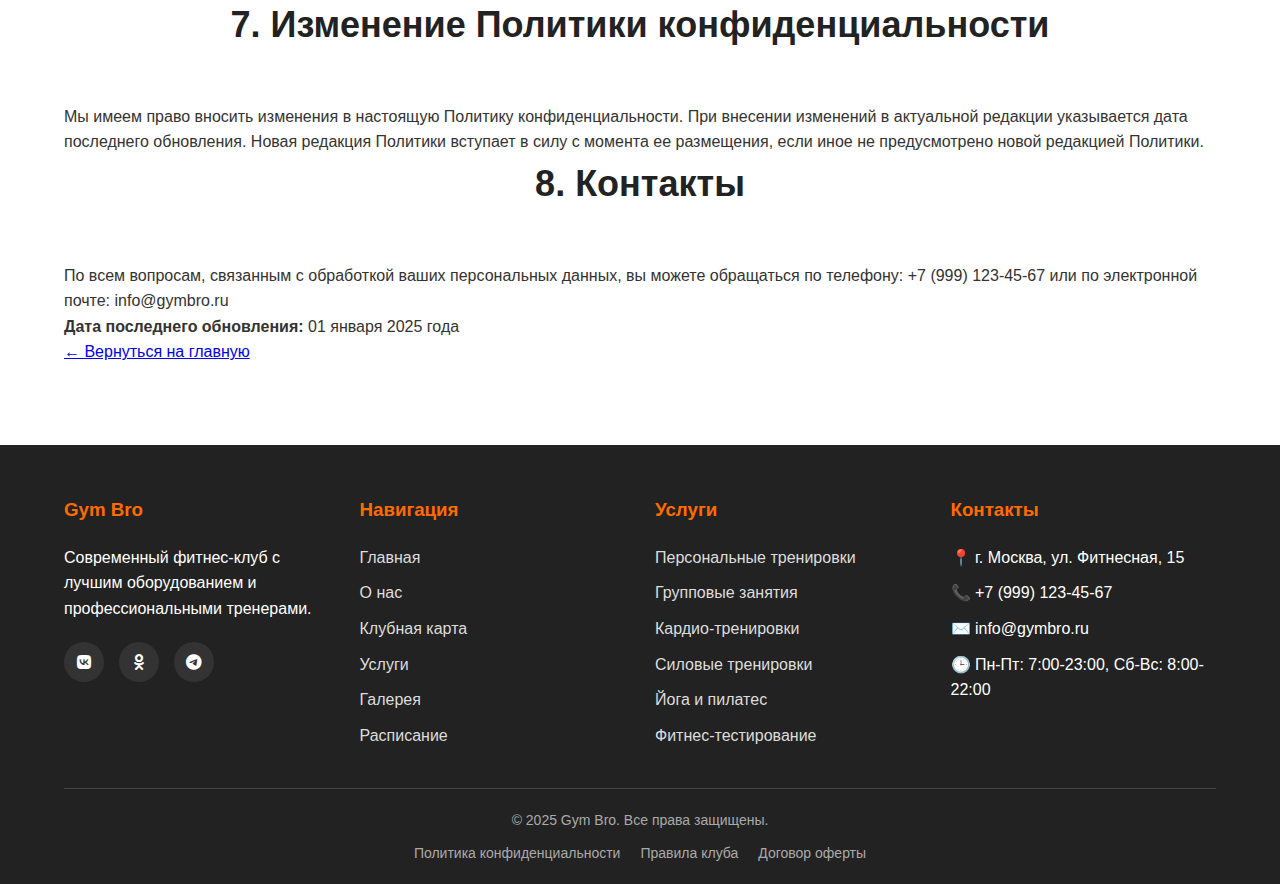
<file: privacy-policy.html>
<!DOCTYPE html>
<html lang="ru">
<head>
    <meta charset="UTF-8">
    <meta name="viewport" content="width=device-width, initial-scale=1.0">
    <title>Политика конфиденциальности - Gym Bro</title>
    <link rel="stylesheet" href="https://cdnjs.cloudflare.com/ajax/libs/font-awesome/6.4.0/css/all.min.css">
    <link rel="stylesheet" href="style.css">
</head>
<body>
    <!-- Верхняя панель с контактами -->
    <div class="top-bar">
        <div class="container">
            <div class="top-contact">
                <span><i class="fas fa-phone"></i> +7 (999) 123-45-67</span>
                <span><i class="fas fa-map-marker-alt"></i> г. Москва, ул. Фитнесная, 15</span>
                <span><i class="far fa-clock"></i> Пн-Пт: 7:00 - 23:00, Сб-Вс: 8:00 - 22:00</span>
            </div>
        </div>
    </div>

    <!-- Шапка -->
    <header id="header">
        <div class="container header-container">
            <div class="logo">
                <img src="gymbro.jpg" alt="Gym Bro">
            </div>
            <nav>
                <button class="mobile-menu-btn">☰</button>
                <ul id="nav-menu">
                    <li><a href="index.html">Главная</a></li>
                    <li><a href="index.html#facts">О нас</a></li>
                    <li><a href="index.html#membership">Клубная карта</a></li>
                    <li><a href="index.html#services">Услуги</a></li>
                    <li><a href="index.html#gallery">Галерея</a></li>
                    <li><a href="index.html#schedule">Расписание</a></li>
                    <li><a href="index.html#contact">Контакты</a></li>
                </ul>
            </nav>
        </div>
    </header>

    <!-- Мобильное меню -->
    <div class="mobile-menu" id="mobileMenu">
        <button class="close-btn">&times;</button>
        <ul>
            <li><a href="index.html">Главная</a></li>
            <li><a href="index.html#facts">О нас</a></li>
            <li><a href="index.html#membership">Клубная карта</a></li>
            <li><a href="index.html#services">Услуги</a></li>
            <li><a href="index.html#gallery">Галерея</a></li>
            <li><a href="index.html#schedule">Расписание</a></li>
            <li><a href="index.html#contact">Контакты</a></li>
        </ul>
    </div>

    <!-- Контент политики -->
    <section class="page-content">
        <div class="container">
            <div class="policy-content">
                <h1>Политика конфиденциальности</h1>
                
                <div class="policy-section">
                    <h2>1. Общие положения</h2>
                    <p>Настоящая Политика конфиденциальности персональных данных (далее – Политика конфиденциальности) действует в отношении всей информации, которую фитнес-клуб «Gym Bro», расположенный по адресу: г. Москва, ул. Фитнесная, 15, может получить о Пользователе во время использования сайта, программ и продуктов фитнес-клуба.</p>
                </div>
                
                <div class="policy-section">
                    <h2>2. Основные понятия</h2>
                    <p>В настоящей Политике конфиденциальности используются следующие термины:</p>
                    <ul>
                        <li><strong>«Администрация сайта»</strong> – уполномоченные сотрудники на управления сайтом, действующие от имени Gym Bro, которые организуют и осуществляют обработку персональных данных.</li>
                        <li><strong>«Персональные данные»</strong> - любая информация, относящаяся к прямо или косвенно определенному физическому лицу (субъекту персональных данных).</li>
                        <li><strong>«Обработка персональных данных»</strong> - любое действие с персональными данными, включая сбор, запись, хранение, использование, передачу и уничтожение.</li>
                    </ul>
                </div>
                
                <div class="policy-section">
                    <h2>3. Сбор и использование информации</h2>
                    <p>Мы собираем следующие типы информации:</p>
                    <ul>
                        <li>Личная информация, которую вы сознательно предоставляете нам при регистрации, оформлении клубной карты или заполнении форм на сайте</li>
                        <li>Информация о вашем здоровье и физическом состоянии, необходимая для безопасного проведения тренировок</li>
                        <li>Информация о посещениях клуба и использовании услуг</li>
                        <li>Техническая информация, включая IP-адрес, тип браузера, время посещения</li>
                    </ul>
                </div>

                <div class="policy-section">
                    <h2>4. Цели сбора информации</h2>
                    <p>Мы используем собираемую информацию для:</p>
                    <ul>
                        <li>Оказания фитнес-услуг и обслуживания клиентов</li>
                        <li>Персонализации тренировочного процесса</li>
                        <li>Информирования о новых услугах и акциях</li>
                        <li>Улучшения качества предоставляемых услуг</li>
                        <li>Обеспечения безопасности в клубе</li>
                    </ul>
                </div>

                <div class="policy-section">
                    <h2>5. Защита персональных данных</h2>
                    <p>Мы принимаем необходимые организационные и технические меры для защиты ваших персональных данных от неправомерного или случайного доступа, уничтожения, изменения, блокирования, копирования, распространения, а также от иных неправомерных действий.</p>
                </div>

                <div class="policy-section">
                    <h2>6. Передача информации третьим лицам</h2>
                    <p>Мы не передаем ваши персональные данные третьим лицам, за исключением:</p>
                    <ul>
                        <li>Случаев, когда это необходимо для оказания услуг (например, страховым компаниям)</li>
                        <li>По требованию уполномоченных государственных органов</li>
                        <li>При вашем явном согласии на такую передачу</li>
                    </ul>
                </div>

                <div class="policy-section">
                    <h2>7. Изменение Политики конфиденциальности</h2>
                    <p>Мы имеем право вносить изменения в настоящую Политику конфиденциальности. При внесении изменений в актуальной редакции указывается дата последнего обновления. Новая редакция Политики вступает в силу с момента ее размещения, если иное не предусмотрено новой редакцией Политики.</p>
                </div>

                <div class="policy-section">
                    <h2>8. Контакты</h2>
                    <p>По всем вопросам, связанным с обработкой ваших персональных данных, вы можете обращаться по телефону: +7 (999) 123-45-67 или по электронной почте: info@gymbro.ru</p>
                </div>
                
                <p><strong>Дата последнего обновления:</strong> 01 января 2025 года</p>
                
                <a href="index.html" class="back-link">← Вернуться на главную</a>
            </div>
        </div>
    </section>

    <!-- Подвал -->
    <footer>
    <div class="container">
        <div class="footer-content">
            <div class="footer-column">
                <h3>Gym Bro</h3>
                <p>Современный фитнес-клуб с лучшим оборудованием и профессиональными тренерами.</p>
                <div class="social-links">
                    <a href="https://vk.com" target="_blank"><i class="fab fa-vk"></i></a>
                    <a href="https://ok.ru" target="_blank"><i class="fab fa-odnoklassniki"></i></a>
                    <a href="https://web.telegram.org" target="_blank"><i class="fab fa-telegram"></i></a>
                </div>
            </div>
            <div class="footer-column">
                <h3>Навигация</h3>
                <ul>
                    <li><a href="index.html">Главная</a></li>
                    <li><a href="index.html#facts">О нас</a></li>
                    <li><a href="index.html#membership">Клубная карта</a></li>
                    <li><a href="index.html#services">Услуги</a></li>
                    <li><a href="index.html#gallery">Галерея</a></li>
                    <li><a href="index.html#schedule">Расписание</a></li>
                </ul>
            </div>
            <div class="footer-column">
                <h3>Услуги</h3>
                <ul>
                    <li><a href="index.html#services">Персональные тренировки</a></li>
                    <li><a href="index.html#services">Групповые занятия</a></li>
                    <li><a href="index.html#services">Кардио-тренировки</a></li>
                    <li><a href="index.html#services">Силовые тренировки</a></li>
                    <li><a href="index.html#services">Йога и пилатес</a></li>
                    <li><a href="index.html#services">Фитнес-тестирование</a></li>
                </ul>
            </div>
            <div class="footer-column">
                <h3>Контакты</h3>
                <ul>
                    <li>📍 г. Москва, ул. Фитнесная, 15</li>
                    <li>📞 +7 (999) 123-45-67</li>
                    <li>✉️ info@gymbro.ru</li>
                    <li>🕒 Пн-Пт: 7:00-23:00, Сб-Вс: 8:00-22:00</li>
                </ul>
            </div>
        </div>
        <div class="footer-bottom">
            <p>&copy; 2025 Gym Bro. Все права защищены.</p>
            <div class="footer-links">
                <a href="privacy-policy.html">Политика конфиденциальности</a>
                <a href="rules.html">Правила клуба</a>
                <a href="offer.html">Договор оферты</a>
            </div>
        </div>
    </div>
</footer>

    <script src="script.js"></script>
</body>
</html>
</file>
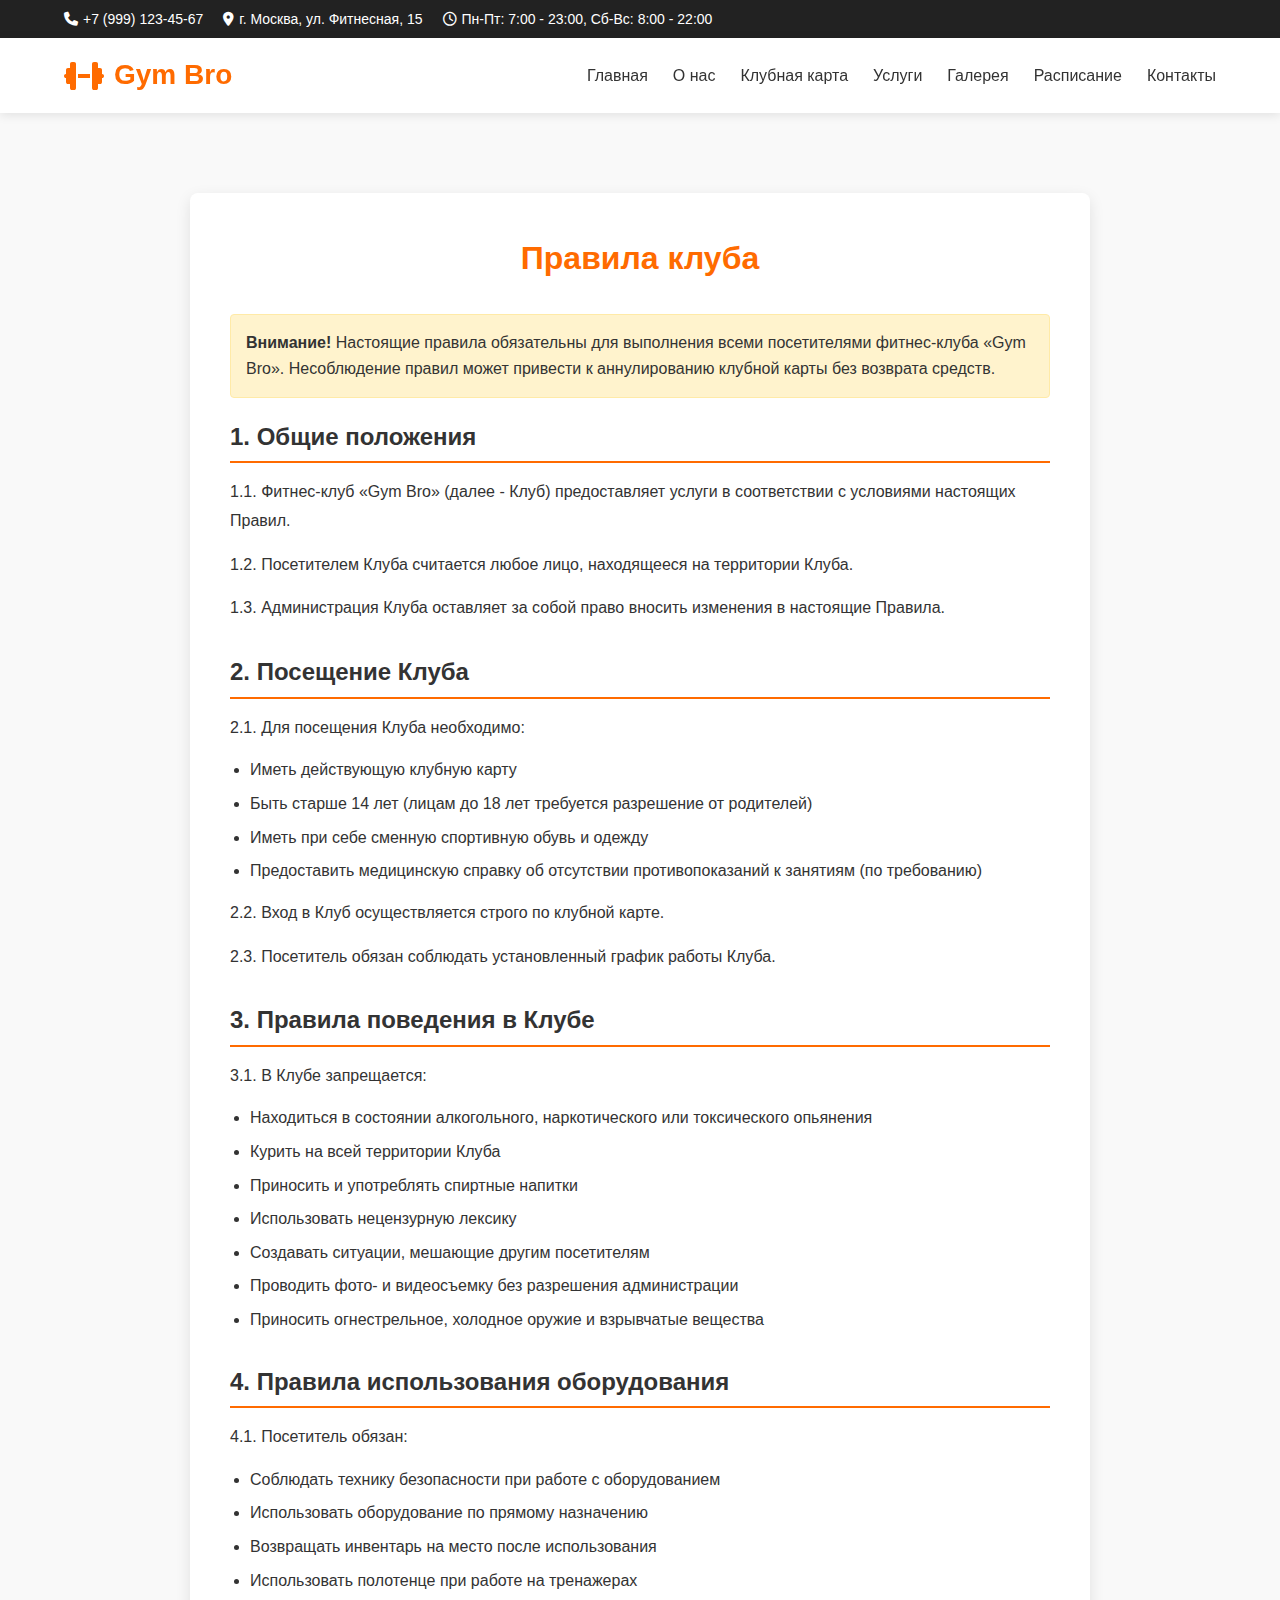
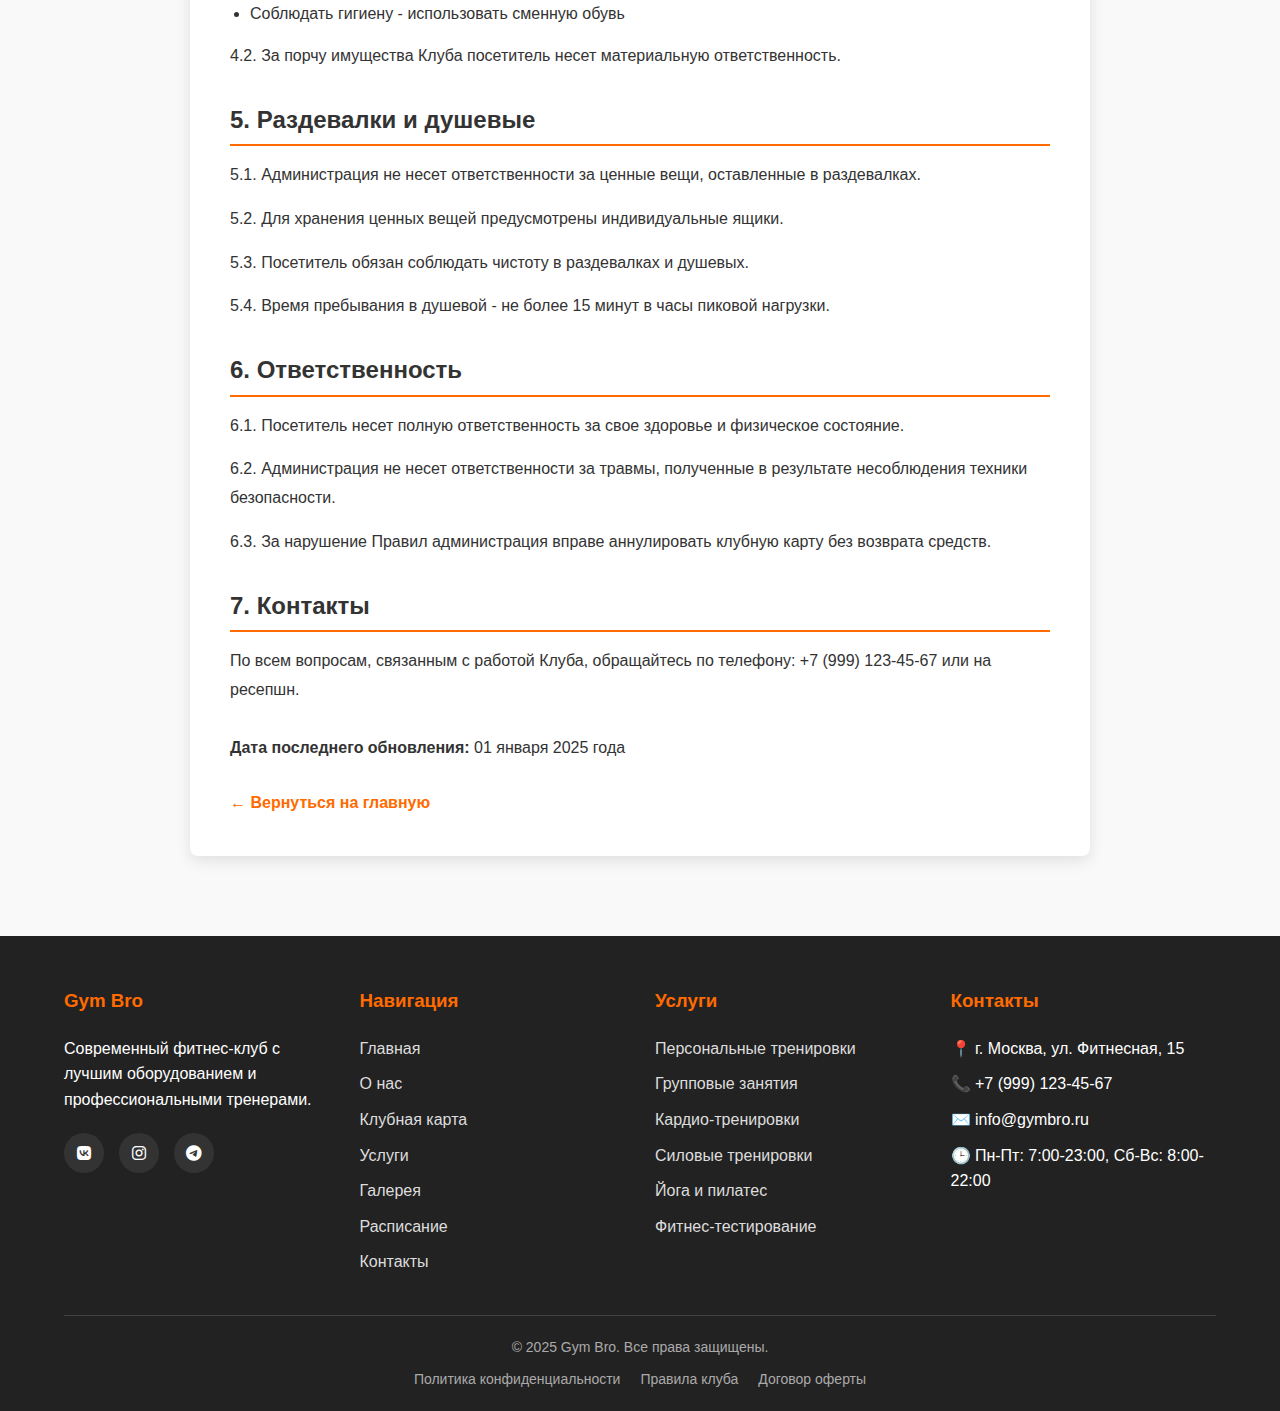
<file: rules.html>
<!DOCTYPE html>
<html lang="ru">
<head>
    <meta charset="UTF-8">
    <meta name="viewport" content="width=device-width, initial-scale=1.0">
    <title>Правила клуба - Gym Bro</title>
    <link rel="stylesheet" href="https://cdnjs.cloudflare.com/ajax/libs/font-awesome/6.4.0/css/all.min.css">
    <link rel="stylesheet" href="style.css">
    <style>
        .rules-content {
            max-width: 900px;
            margin: 0 auto;
            background: white;
            padding: 40px;
            border-radius: 8px;
            box-shadow: 0 5px 15px rgba(0, 0, 0, 0.1);
        }
        
        .rules-content h1 {
            text-align: center;
            margin-bottom: 30px;
            color: #ff6b00;
        }
        
        .rules-section {
            margin-bottom: 30px;
        }
        
        .rules-section h2 {
            text-align: left;
            font-size: 24px;
            margin-bottom: 15px;
            color: #333;
            border-bottom: 2px solid #ff6b00;
            padding-bottom: 5px;
        }
        
        .rules-section p {
            margin-bottom: 15px;
            line-height: 1.8;
        }
        
        .rules-section ul {
            margin-left: 20px;
            margin-bottom: 15px;
        }
        
        .rules-section li {
            margin-bottom: 8px;
            line-height: 1.6;
        }
        
        .warning {
            background: #fff3cd;
            border: 1px solid #ffeaa7;
            border-radius: 4px;
            padding: 15px;
            margin: 20px 0;
        }
        
        .back-link {
            display: inline-block;
            margin-top: 30px;
            color: #ff6b00;
            text-decoration: none;
            font-weight: bold;
        }
        
        .back-link:hover {
            text-decoration: underline;
        }
    </style>
</head>
<body>
    <!-- Верхняя панель с контактами -->
    <div class="top-bar">
        <div class="container">
            <div class="top-contact">
                <span><i class="fas fa-phone"></i> +7 (999) 123-45-67</span>
                <span><i class="fas fa-map-marker-alt"></i> г. Москва, ул. Фитнесная, 15</span>
                <span><i class="far fa-clock"></i> Пн-Пт: 7:00 - 23:00, Сб-Вс: 8:00 - 22:00</span>
            </div>
        </div>
    </div>

    <!-- Шапка -->
    <header id="header">
        <div class="container header-container">
            <div class="logo">
                <i class="fas fa-dumbbell"></i>
                <a href="index.html" style="color: inherit; text-decoration: none;">Gym Bro</a>
            </div>
            <nav>
                <button class="mobile-menu-btn">☰</button>
                <ul id="nav-menu">
                    <li><a href="index.html">Главная</a></li>
                    <li><a href="index.html#facts">О нас</a></li>
                    <li><a href="index.html#membership">Клубная карта</a></li>
                    <li><a href="index.html#services">Услуги</a></li>
                    <li><a href="index.html#gallery">Галерея</a></li>
                    <li><a href="index.html#schedule">Расписание</a></li>
                    <li><a href="index.html#contact">Контакты</a></li>
                </ul>
            </nav>
        </div>
    </header>

    <!-- Мобильное меню -->
    <div class="mobile-menu" id="mobileMenu">
        <button class="close-btn">&times;</button>
        <ul>
            <li><a href="index.html">Главная</a></li>
            <li><a href="index.html#facts">О нас</a></li>
            <li><a href="index.html#membership">Клубная карта</a></li>
            <li><a href="index.html#services">Услуги</a></li>
            <li><a href="index.html#gallery">Галерея</a></li>
            <li><a href="index.html#schedule">Расписание</a></li>
            <li><a href="index.html#contact">Контакты</a></li>
        </ul>
    </div>

    <!-- Контент правил -->
    <section style="padding: 80px 0; background: #f9f9f9; min-height: 80vh;">
        <div class="container">
            <div class="rules-content">
                <h1>Правила клуба</h1>
                
                <div class="warning">
                    <p><strong>Внимание!</strong> Настоящие правила обязательны для выполнения всеми посетителями фитнес-клуба «Gym Bro». Несоблюдение правил может привести к аннулированию клубной карты без возврата средств.</p>
                </div>
                
                <div class="rules-section">
                    <h2>1. Общие положения</h2>
                    <p>1.1. Фитнес-клуб «Gym Bro» (далее - Клуб) предоставляет услуги в соответствии с условиями настоящих Правил.</p>
                    <p>1.2. Посетителем Клуба считается любое лицо, находящееся на территории Клуба.</p>
                    <p>1.3. Администрация Клуба оставляет за собой право вносить изменения в настоящие Правила.</p>
                </div>
                
                <div class="rules-section">
                    <h2>2. Посещение Клуба</h2>
                    <p>2.1. Для посещения Клуба необходимо:</p>
                    <ul>
                        <li>Иметь действующую клубную карту</li>
                        <li>Быть старше 14 лет (лицам до 18 лет требуется разрешение от родителей)</li>
                        <li>Иметь при себе сменную спортивную обувь и одежду</li>
                        <li>Предоставить медицинскую справку об отсутствии противопоказаний к занятиям (по требованию)</li>
                    </ul>
                    <p>2.2. Вход в Клуб осуществляется строго по клубной карте.</p>
                    <p>2.3. Посетитель обязан соблюдать установленный график работы Клуба.</p>
                </div>
                
                <div class="rules-section">
                    <h2>3. Правила поведения в Клубе</h2>
                    <p>3.1. В Клубе запрещается:</p>
                    <ul>
                        <li>Находиться в состоянии алкогольного, наркотического или токсического опьянения</li>
                        <li>Курить на всей территории Клуба</li>
                        <li>Приносить и употреблять спиртные напитки</li>
                        <li>Использовать нецензурную лексику</li>
                        <li>Создавать ситуации, мешающие другим посетителям</li>
                        <li>Проводить фото- и видеосъемку без разрешения администрации</li>
                        <li>Приносить огнестрельное, холодное оружие и взрывчатые вещества</li>
                    </ul>
                </div>
                
                <div class="rules-section">
                    <h2>4. Правила использования оборудования</h2>
                    <p>4.1. Посетитель обязан:</p>
                    <ul>
                        <li>Соблюдать технику безопасности при работе с оборудованием</li>
                        <li>Использовать оборудование по прямому назначению</li>
                        <li>Возвращать инвентарь на место после использования</li>
                        <li>Использовать полотенце при работе на тренажерах</li>
                        <li>Соблюдать гигиену - использовать сменную обувь</li>
                    </ul>
                    <p>4.2. За порчу имущества Клуба посетитель несет материальную ответственность.</p>
                </div>
                
                <div class="rules-section">
                    <h2>5. Раздевалки и душевые</h2>
                    <p>5.1. Администрация не несет ответственности за ценные вещи, оставленные в раздевалках.</p>
                    <p>5.2. Для хранения ценных вещей предусмотрены индивидуальные ящики.</p>
                    <p>5.3. Посетитель обязан соблюдать чистоту в раздевалках и душевых.</p>
                    <p>5.4. Время пребывания в душевой - не более 15 минут в часы пиковой нагрузки.</p>
                </div>
                
                <div class="rules-section">
                    <h2>6. Ответственность</h2>
                    <p>6.1. Посетитель несет полную ответственность за свое здоровье и физическое состояние.</p>
                    <p>6.2. Администрация не несет ответственности за травмы, полученные в результате несоблюдения техники безопасности.</p>
                    <p>6.3. За нарушение Правил администрация вправе аннулировать клубную карту без возврата средств.</p>
                </div>
                
                <div class="rules-section">
                    <h2>7. Контакты</h2>
                    <p>По всем вопросам, связанным с работой Клуба, обращайтесь по телефону: +7 (999) 123-45-67 или на ресепшн.</p>
                </div>
                
                <p><strong>Дата последнего обновления:</strong> 01 января 2025 года</p>
                
                <a href="index.html" class="back-link">← Вернуться на главную</a>
            </div>
        </div>
    </section>

    <!-- Подвал -->
    <footer>
        <div class="container">
            <div class="footer-content">
                <div class="footer-column">
                    <h3>Gym Bro</h3>
                    <p>Современный фитнес-клуб с лучшим оборудованием и профессиональными тренерами.</p>
                    <div class="social-links">
                        <a href="#"><i class="fab fa-vk"></i></a>
                        <a href="#"><i class="fab fa-instagram"></i></a>
                        <a href="#"><i class="fab fa-telegram"></i></a>
                    </div>
                </div>
                <div class="footer-column">
                    <h3>Навигация</h3>
                    <ul>
                        <li><a href="index.html">Главная</a></li>
                        <li><a href="index.html#facts">О нас</a></li>
                        <li><a href="index.html#membership">Клубная карта</a></li>
                        <li><a href="index.html#services">Услуги</a></li>
                        <li><a href="index.html#gallery">Галерея</a></li>
                        <li><a href="index.html#schedule">Расписание</a></li>
                        <li><a href="index.html#contact">Контакты</a></li>
                    </ul>
                </div>
                <div class="footer-column">
                    <h3>Услуги</h3>
                    <ul>
                        <li><a href="index.html#services">Персональные тренировки</a></li>
                        <li><a href="index.html#services">Групповые занятия</a></li>
                        <li><a href="index.html#services">Кардио-тренировки</a></li>
                        <li><a href="index.html#services">Силовые тренировки</a></li>
                        <li><a href="index.html#services">Йога и пилатес</a></li>
                        <li><a href="index.html#services">Фитнес-тестирование</a></li>
                    </ul>
                </div>
                <div class="footer-column">
                    <h3>Контакты</h3>
                    <ul>
                        <li>📍 г. Москва, ул. Фитнесная, 15</li>
                        <li>📞 +7 (999) 123-45-67</li>
                        <li>✉️ info@gymbro.ru</li>
                        <li>🕒 Пн-Пт: 7:00-23:00, Сб-Вс: 8:00-22:00</li>
                    </ul>
                </div>
            </div>
            <div class="footer-bottom">
                <p>&copy; 2025 Gym Bro. Все права защищены.</p>
                <div class="footer-links">
                    <a href="privacy-policy.html">Политика конфиденциальности</a>
                    <a href="rules.html">Правила клуба</a>
                    <a href="offer.html">Договор оферты</a>
                </div>
            </div>
        </div>
    </footer>

    <script src="script.js"></script>
</body>
</html>
</file>
<file: style.css>
/* Общие стили */
* {
    margin: 0;
    padding: 0;
    box-sizing: border-box;
    font-family: 'Arial', sans-serif;
}

body {
    line-height: 1.6;
    color: #333;
    overflow-x: hidden;
}

.container {
    width: 90%;
    max-width: 1200px;
    margin: 0 auto;
}

.btn {
    display: inline-block;
    background: #ff6b00;
    color: white;
    padding: 12px 25px;
    border: none;
    border-radius: 4px;
    cursor: pointer;
    text-decoration: none;
    font-weight: bold;
    transition: all 0.3s ease;
}

.btn:hover {
    background: #e55e00;
    transform: translateY(-2px);
}

section {
    padding: 80px 0;
}

h2 {
    text-align: center;
    margin-bottom: 50px;
    font-size: 36px;
    color: #222;
}

/* Верхняя панель */
.top-bar {
    background: #222;
    color: white;
    padding: 8px 0;
    font-size: 14px;
}

.top-bar .container {
    display: flex;
    justify-content: space-between;
    align-items: center;
}

.top-contact {
    display: flex;
    gap: 20px;
}

.top-contact span {
    display: flex;
    align-items: center;
    gap: 5px;
}

/* Шапка */
header {
    background: white;
    color: #333;
    padding: 15px 0;
    position: sticky;
    top: 0;
    z-index: 1000;
    box-shadow: 0 2px 10px rgba(0, 0, 0, 0.1);
}

.header-container {
    display: flex;
    justify-content: space-between;
    align-items: center;
}


.logo {
    font-size: 28px;
    font-weight: bold;
    color: #ff6b00;
    display: flex;
    align-items: center;
}

.logo img {
    height: 60px; /* Настройте под ваш логотип */
    width: auto;
    margin-right: 10px;
}

.logo i {
    margin-right: 10px;
    font-size: 32px;
}

nav ul {
    display: flex;
    list-style: none;
}

nav ul li {
    margin-left: 25px;
}

nav ul li a {
    color: #333;
    text-decoration: none;
    font-weight: 500;
    transition: color 0.3s ease;
    font-size: 16px;
}

nav ul li a:hover {
    color: #ff6b00;
}

.mobile-menu-btn {
    display: none;
    background: none;
    border: none;
    color: #333;
    font-size: 24px;
    cursor: pointer;
}

/* Мобильное меню */
.mobile-menu {
    display: none;
    position: fixed;
    top: 0;
    left: 0;
    width: 100%;
    height: 100%;
    background: rgba(0, 0, 0, 0.9);
    z-index: 2000;
    flex-direction: column;
    justify-content: center;
    align-items: center;
}

.mobile-menu.active {
    display: flex;
}

.mobile-menu .close-btn {
    position: absolute;
    top: 20px;
    right: 20px;
    background: none;
    border: none;
    color: white;
    font-size: 30px;
    cursor: pointer;
}

.mobile-menu ul {
    list-style: none;
    text-align: center;
}

.mobile-menu ul li {
    margin: 20px 0;
}

.mobile-menu ul li a {
    color: white;
    text-decoration: none;
    font-size: 24px;
    font-weight: 500;
}

/* Слайд-шоу */
.slider {
    position: relative;
    height: 80vh;
    overflow: hidden;
}

.slides {
    display: flex;
    width: 300%;
    height: 100%;
    transition: transform 0.5s ease;
}

.slide {
    width: 100%;
    height: 100%;
    position: relative;
    background-size: cover;
    background-position: center;
}

.slide-content {
    position: absolute;
    bottom: 100px;
    left: 50px;
    color: white;
    max-width: 600px;
    text-shadow: 1px 1px 3px rgba(0, 0, 0, 0.7);
}

.slide-content h2 {
    font-size: 48px;
    margin-bottom: 20px;
    text-align: left;
    color: white;
}

.slide-content p {
    font-size: 20px;
    margin-bottom: 30px;
}

.slider-nav {
    position: absolute;
    bottom: 30px;
    left: 50%;
    transform: translateX(-50%);
    display: flex;
    gap: 10px;
}

.slider-dot {
    width: 12px;
    height: 12px;
    border-radius: 50%;
    background: rgba(255, 255, 255, 0.5);
    cursor: pointer;
    transition: background 0.3s ease;
}

.slider-dot.active {
    background: white;
}

/* Факты о зале */
.facts {
    background: #f9f9f9;
}

.facts-grid {
    display: grid;
    grid-template-columns: repeat(4, 1fr);
    gap: 30px;
}

.fact-card {
    text-align: center;
    padding: 30px 20px;
    background: white;
    border-radius: 8px;
    box-shadow: 0 5px 15px rgba(0, 0, 0, 0.05);
    transition: transform 0.3s ease;
}

.fact-card:hover {
    transform: translateY(-10px);
}

.fact-icon {
    font-size: 48px;
    color: #ff6b00;
    margin-bottom: 20px;
}

.fact-number {
    font-size: 36px;
    font-weight: bold;
    margin-bottom: 10px;
    color: #333;
}

.fact-text {
    color: #777;
}

/* Клубная карта */
.membership {
    background: linear-gradient(rgba(0, 0, 0, 0.8), rgba(0, 0, 0, 0.8)), url('https://images.unsplash.com/photo-1534438327276-14e5300c3a48?ixlib=rb-1.2.1&auto=format&fit=crop&w=1350&q=80');
    background-size: cover;
    background-position: center;
    color: white;
    text-align: center;
}

.membership h2 {
    color: white;
}

.membership-content {
    max-width: 800px;
    margin: 0 auto;
}

.membership p {
    font-size: 18px;
    margin-bottom: 30px;
}

.membership-features {
    display: flex;
    justify-content: center;
    flex-wrap: wrap;
    gap: 20px;
    margin: 40px 0;
}

.membership-feature {
    display: flex;
    align-items: center;
    gap: 10px;
    font-size: 16px;
}

.membership-feature i {
    color: #ff6b00;
}

/* Услуги */
.services-grid {
    display: grid;
    grid-template-columns: repeat(auto-fit, minmax(300px, 1fr));
    gap: 30px;
}

.service-card {
    background: white;
    border-radius: 8px;
    overflow: hidden;
    box-shadow: 0 5px 15px rgba(0, 0, 0, 0.1);
    transition: transform 0.3s ease;
}

.service-card:hover {
    transform: translateY(-10px);
}

.service-image {
    height: 200px;
    overflow: hidden;
}

.service-image img {
    width: 100%;
    height: 100%;
    object-fit: cover;
    transition: transform 0.5s ease;
}

.service-card:hover .service-image img {
    transform: scale(1.1);
}

.service-content {
    padding: 20px;
}

.service-content h3 {
    margin-bottom: 10px;
    font-size: 22px;
}

/* Галерея */
.gallery {
    background: #f9f9f9;
}

.gallery-grid {
    display: grid;
    grid-template-columns: repeat(auto-fit, minmax(250px, 1fr));
    gap: 15px;
}

.gallery-item {
    height: 250px;
    overflow: hidden;
    border-radius: 8px;
    position: relative;
}

.gallery-item img {
    width: 100%;
    height: 100%;
    object-fit: cover;
    transition: transform 0.5s ease;
}

.gallery-item:hover img {
    transform: scale(1.1);
}

/* Расписание */
.schedule table {
    width: 100%;
    border-collapse: collapse;
    margin-top: 20px;
    box-shadow: 0 5px 15px rgba(0, 0, 0, 0.1);
}

.schedule th, .schedule td {
    padding: 15px;
    text-align: center;
    border: 1px solid #eee;
}

.schedule th {
    background: #ff6b00;
    color: white;
    font-weight: bold;
}

.schedule tr:nth-child(even) {
    background: #f9f9f9;
}

.schedule tr:hover {
    background: #f0f0f0;
}

.class-type {
    font-weight: bold;
    color: #ff6b00;
}

/* Контакты */
.contact {
    background: #f9f9f9;
}

.contact-content {
    display: flex;
    gap: 50px;
}

.contact-info {
    flex: 1;
}

.contact-form {
    flex: 1;
}

.contact-item {
    display: flex;
    align-items: flex-start;
    margin-bottom: 20px;
}

.contact-icon {
    background: #ff6b00;
    color: white;
    width: 40px;
    height: 40px;
    border-radius: 50%;
    display: flex;
    align-items: center;
    justify-content: center;
    margin-right: 15px;
    flex-shrink: 0;
}

.social-links {
    display: flex;
    gap: 15px;
    margin-top: 20px;
}

.social-links a {
    display: inline-flex;
    align-items: center;
    justify-content: center;
    width: 40px;
    height: 40px;
    background: #333;
    color: white;
    border-radius: 50%;
    text-decoration: none;
    transition: all 0.3s ease;
}

.social-links a:hover {
    background: #ff6b00;
    transform: translateY(-3px);
}

.form-group {
    margin-bottom: 20px;
}

.form-group label {
    display: block;
    margin-bottom: 5px;
    font-weight: 500;
}

.form-group input,
.form-group textarea {
    width: 100%;
    padding: 12px;
    border: 1px solid #ddd;
    border-radius: 4px;
    font-size: 16px;
}

.form-group textarea {
    height: 150px;
    resize: vertical;
}

/* Подвал */
footer {
    background: #222;
    color: white;
    padding: 50px 0 20px;
}

.footer-content {
    display: flex;
    justify-content: space-between;
    flex-wrap: wrap;
    gap: 30px;
    margin-bottom: 30px;
}

.footer-column {
    flex: 1;
    min-width: 200px;
}

.footer-column h3 {
    margin-bottom: 20px;
    color: #ff6b00;
}

.footer-column ul {
    list-style: none;
}

.footer-column ul li {
    margin-bottom: 10px;
}

.footer-column ul li a {
    color: #ddd;
    text-decoration: none;
    transition: color 0.3s ease;
}

.footer-column ul li a:hover {
    color: #ff6b00;
}

.footer-bottom {
    text-align: center;
    padding-top: 20px;
    border-top: 1px solid #444;
    color: #aaa;
    font-size: 14px;
}

.footer-links {
    display: flex;
    justify-content: center;
    gap: 20px;
    margin-top: 10px;
}

.footer-links a {
    color: #aaa;
    text-decoration: none;
    transition: color 0.3s ease;
}

.footer-links a:hover {
    color: #ff6b00;
}
/* Расписание */
.schedule table {
    width: 100%;
    border-collapse: collapse;
    margin-top: 20px;
    box-shadow: 0 5px 15px rgba(0, 0, 0, 0.1);
    min-width: 800px; /* Добавляем минимальную ширину */
}

.schedule-container {
    overflow-x: auto; /* Добавляем горизонтальный скролл */
    -webkit-overflow-scrolling: touch; /* Плавный скролл на iOS */
    margin: 0 -20px; /* Компенсируем отступы контейнера */
    padding: 0 20px; /* Добавляем отступы для скролла */
}

.schedule th, .schedule td {
    padding: 15px;
    text-align: center;
    border: 1px solid #eee;
    white-space: nowrap; /* Запрещаем перенос текста */
}

/* Остальные стили остаются без изменений */
.schedule th {
    background: #ff6b00;
    color: white;
    font-weight: bold;
}

.schedule tr:nth-child(even) {
    background: #f9f9f9;
}

.schedule tr:hover {
    background: #f0f0f0;
}

.class-type {
    font-weight: bold;
    color: #ff6b00;
}

/* Адаптивность */
@media (max-width: 992px) {
    .contact-content,
    .facts-grid {
        flex-direction: column;
    }
    
    .contact-info,
    .contact-form {
        width: 100%;
    }
    
    .facts-grid {
        grid-template-columns: repeat(2, 1fr);
    }
}

@media (max-width: 768px) {
   .logo img {
        height: 30px; /* Уменьшаем логотип на мобильных */}
    .top-bar {
        display: none;
    }
    
    nav ul {
        display: none;
    }
    
    .mobile-menu-btn {
        display: block;
    }
    
    .slide-content {
        left: 20px;
        bottom: 60px;
    }
    
    .slide-content h2 {
        font-size: 36px;
    }
    
    .slide-content p {
        font-size: 18px;
    }
    
    .facts-grid {
        grid-template-columns: 1fr;
    }
    
    h2 {
        font-size: 30px;
    }
    
    .schedule table {
        font-size: 14px;
    }
    
    .schedule th, .schedule td {
        padding: 10px 5px;
    }
    .schedule-container {
        margin: 0 -10px; /* Уменьшаем отступы на мобильных */
        padding: 0 10px;
    }
    
    .schedule table {
        font-size: 12px; /* Можно уменьшить шрифт для мобильных */
    }
    
    .schedule th, .schedule td {
        padding: 8px 5px; /* Уменьшаем отступы в ячейках */
    }
}
</file>
